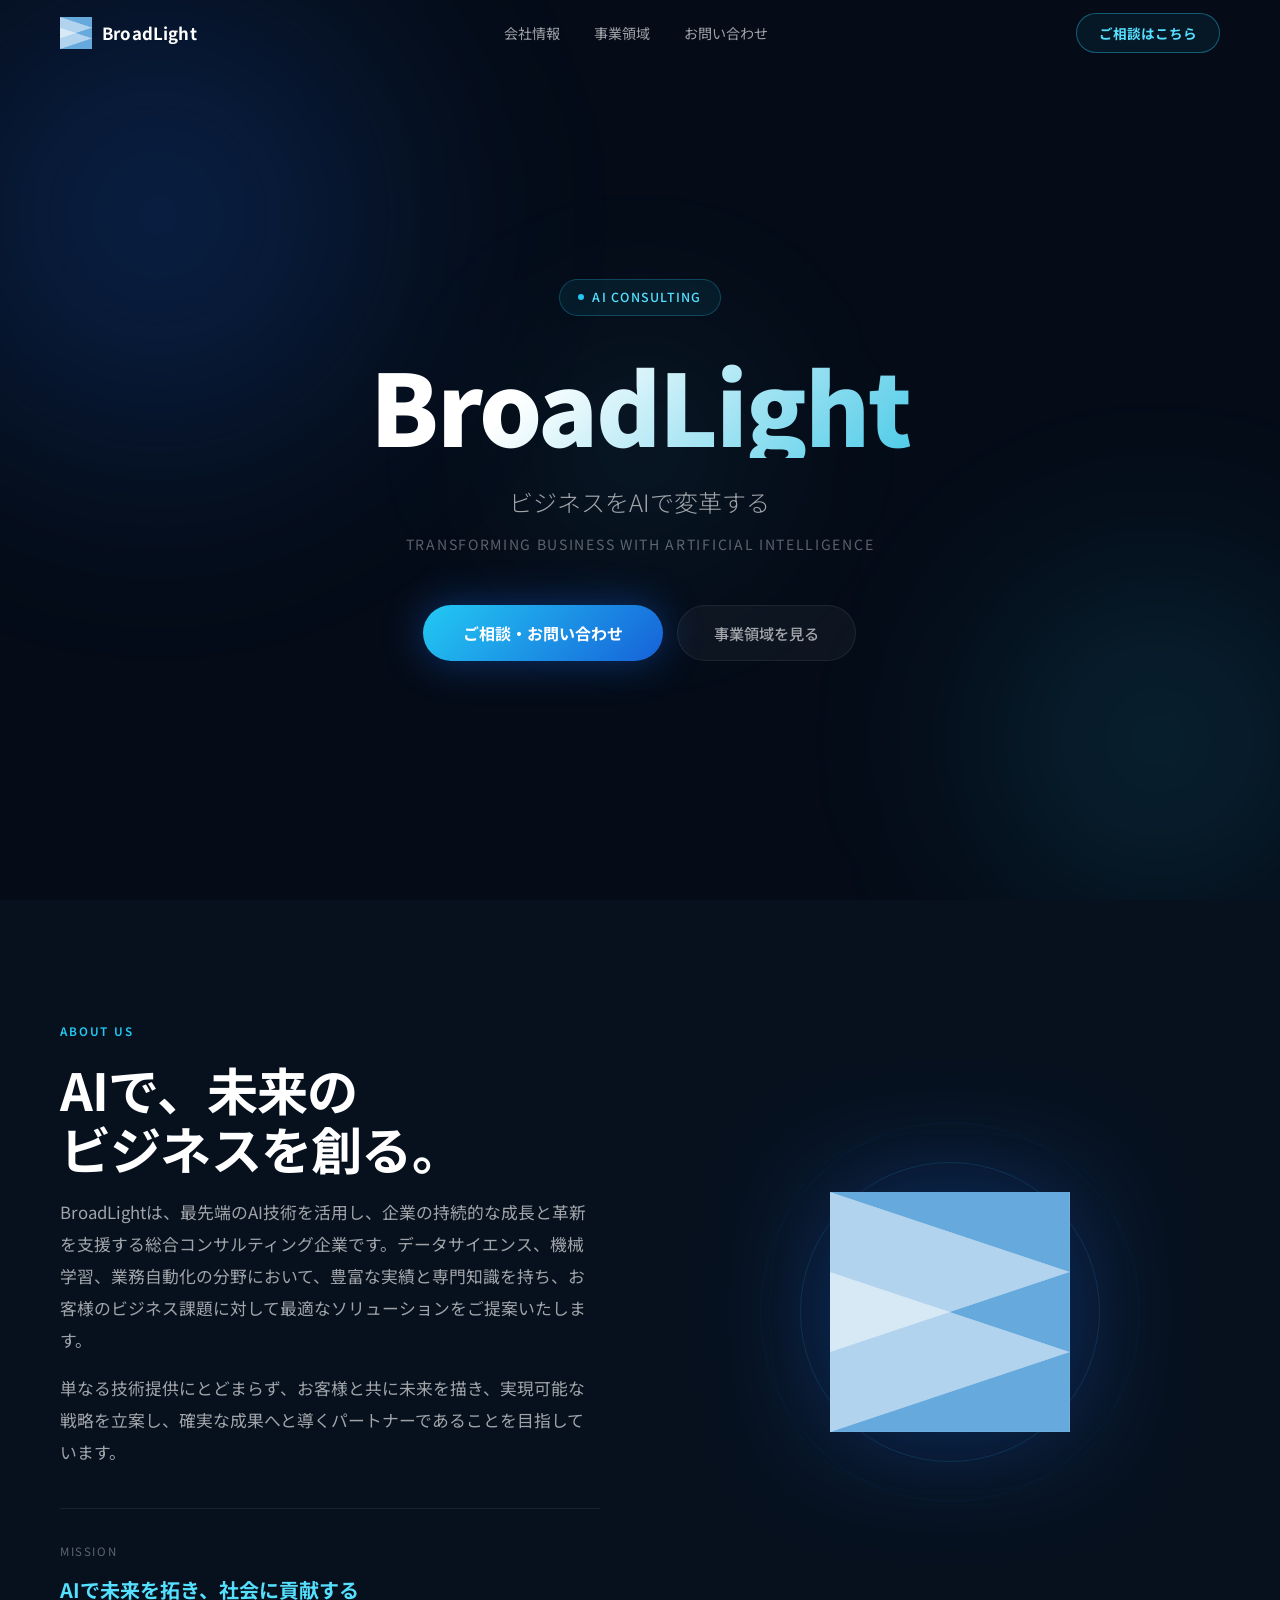
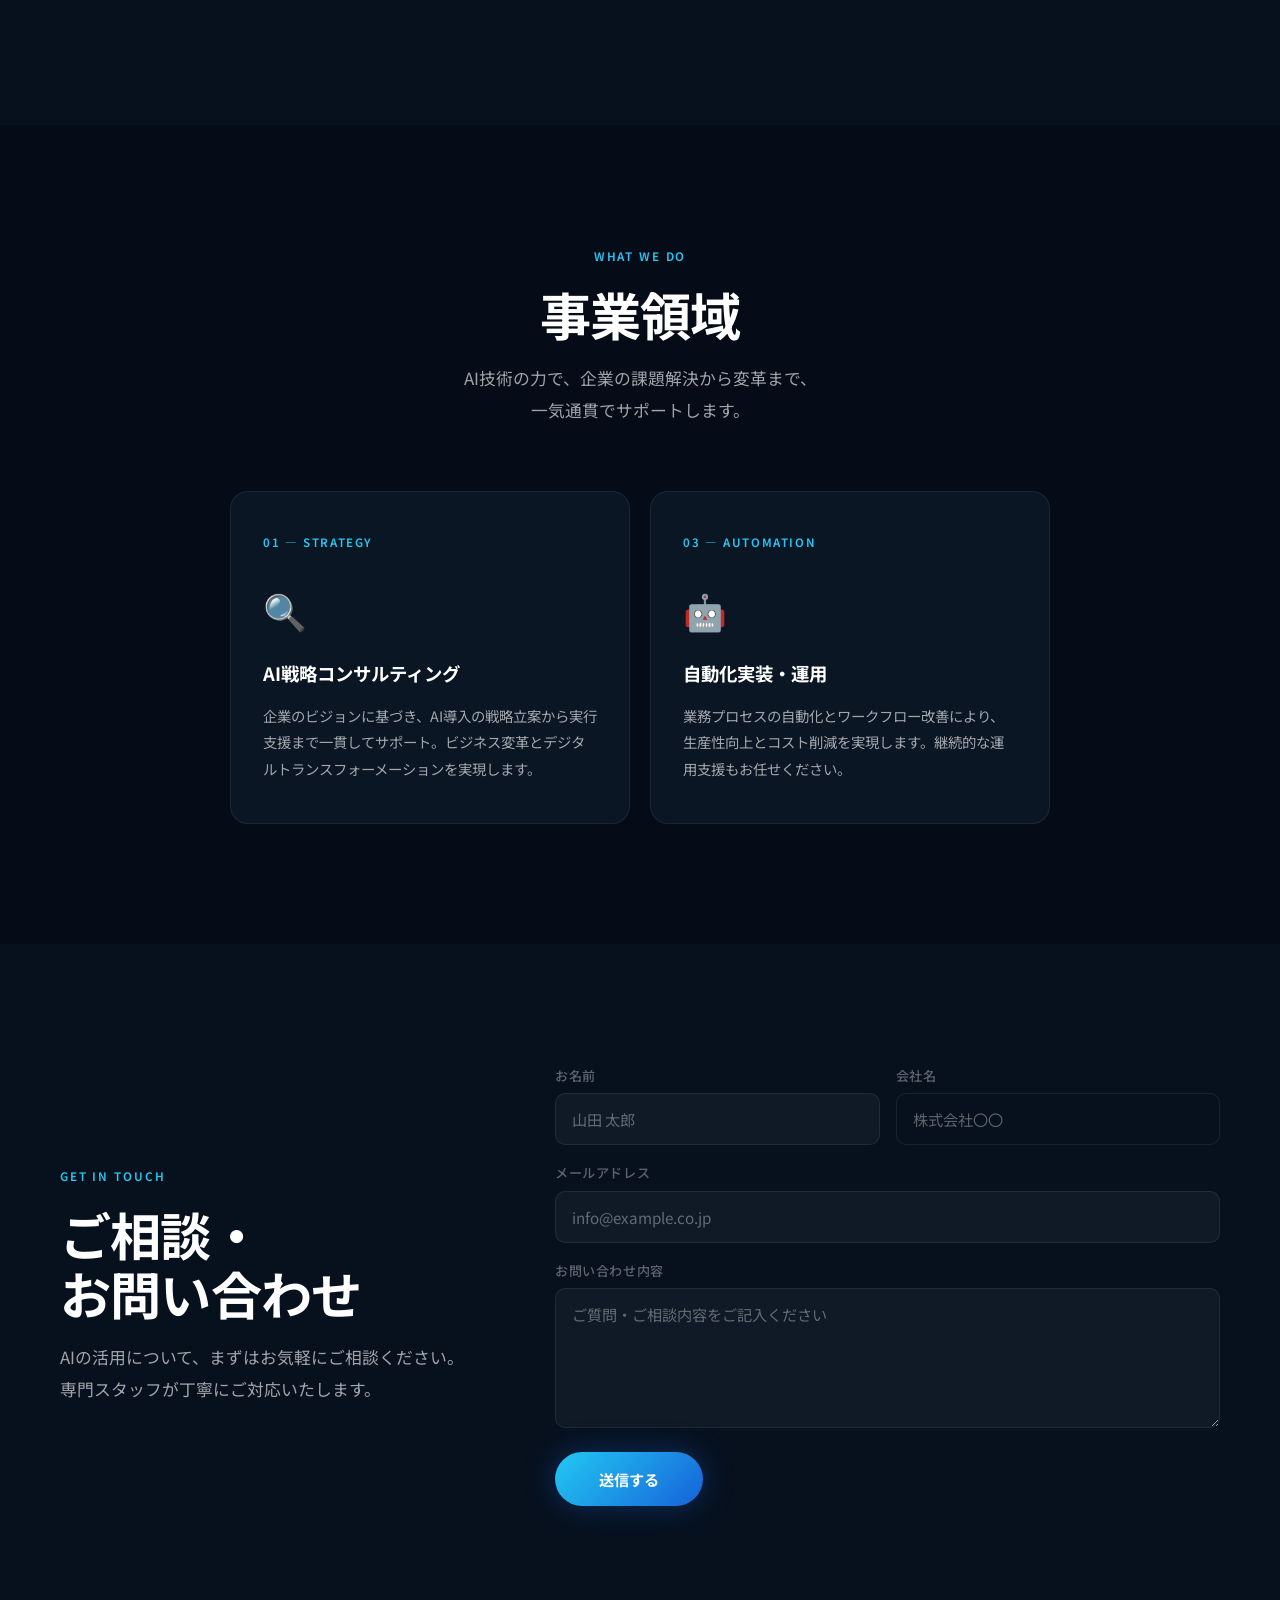
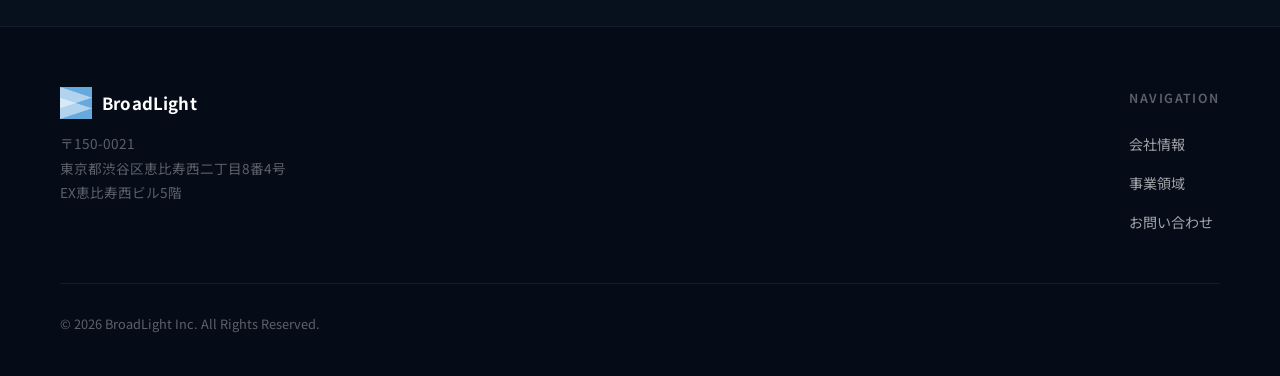
<file: index.html>
<!DOCTYPE html>
<html lang="ja">
<head>
  <meta charset="UTF-8">
  <meta name="viewport" content="width=device-width, initial-scale=1.0">
  <title>BroadLight — ビジネスをAIで変革する</title>
  <meta name="description" content="BroadLightは、AI戦略コンサルティング・データサイエンス・業務自動化を通じて、企業の持続的な成長と革新を支援する総合コンサルティング企業です。">
  <link rel="preconnect" href="https://fonts.googleapis.com">
  <link rel="stylesheet" href="https://fonts.googleapis.com/css2?family=Noto+Sans+JP:wght@300;400;500;700;900&display=swap">
  <style>
    /* ── Reset & Base ───────────────────────────────────────── */
    *, *::before, *::after { box-sizing: border-box; margin: 0; padding: 0; }
    :root {
      --bg:        #050C18;
      --bg2:       #07111E;
      --card:      #0B1624;
      --blue:      #1662D9;
      --cyan:      #23C9F3;
      --cyan-l:    #56E0FF;
      --text:      #FFFFFF;
      --text2:     rgba(255,255,255,0.62);
      --text3:     rgba(255,255,255,0.35);
      --border:    rgba(255,255,255,0.07);
      --border-h:  rgba(35,201,243,0.35);
      --max:       1160px;
      --r:         18px;
    }
    html { scroll-behavior: smooth; scroll-padding-top: 72px; }
    body {
      font-family: 'Noto Sans JP', -apple-system, BlinkMacSystemFont, 'Hiragino Sans', 'Hiragino Kaku Gothic ProN', Meiryo, sans-serif;
      background: var(--bg); color: var(--text);
      line-height: 1.8; overflow-x: hidden;
      -webkit-font-smoothing: antialiased;
    }
    a { color: inherit; text-decoration: none; }
    img { max-width: 100%; }

    /* ── Scroll reveal ──────────────────────────────────────── */
    .reveal {
      opacity: 0; transform: translateY(36px);
      transition: opacity 0.8s cubic-bezier(.16,1,.3,1), transform 0.8s cubic-bezier(.16,1,.3,1);
    }
    .reveal.in { opacity: 1; transform: translateY(0); }
    .reveal-d1 { transition-delay: 0.1s; }
    .reveal-d2 { transition-delay: 0.2s; }
    .reveal-d3 { transition-delay: 0.3s; }

    /* ── Header ─────────────────────────────────────────────── */
    #header {
      position: fixed; top: 0; left: 0; right: 0; z-index: 100;
      height: 68px;
      display: flex; align-items: center;
      padding: 0 40px;
      transition: background 0.4s ease, backdrop-filter 0.4s ease, border-color 0.4s ease;
      border-bottom: 1px solid transparent;
    }
    #header.scrolled {
      background: rgba(5,12,24,0.82);
      backdrop-filter: blur(20px) saturate(1.5);
      -webkit-backdrop-filter: blur(20px) saturate(1.5);
      border-bottom-color: var(--border);
    }
    .hd-inner { width: 100%; max-width: var(--max); margin: 0 auto; display: flex; align-items: center; }
    .logo { display: flex; align-items: center; gap: 10px; font-weight: 700; font-size: 1.05rem; letter-spacing: 0.01em; }
    .logo img { width: 32px; height: 32px; object-fit: contain; }
    .nav { display: flex; gap: 2px; margin: 0 auto; }
    .nav a {
      color: var(--text2); font-size: 0.88rem; font-weight: 400;
      padding: 8px 16px; border-radius: 8px;
      transition: color 0.2s, background 0.2s;
    }
    .nav a:hover { color: var(--text); background: rgba(255,255,255,0.05); }
    .nav a.active { color: var(--cyan-l); }
    .hd-cta {
      padding: 9px 22px; font-size: 0.85rem; font-weight: 700;
      border: 1px solid rgba(35,201,243,0.4); border-radius: 50px;
      color: var(--cyan-l); cursor: pointer; background: rgba(35,201,243,0.06);
      transition: all 0.25s ease; white-space: nowrap; font-family: inherit;
    }
    .hd-cta:hover { background: rgba(35,201,243,0.14); border-color: var(--cyan-l); }

    /* ── Hero ───────────────────────────────────────────────── */
    #hero {
      min-height: 100vh; display: flex; align-items: center; justify-content: center;
      text-align: center; position: relative; overflow: hidden;
      padding: 120px 24px 80px;
    }
    .hero-orb {
      position: absolute; pointer-events: none;
      border-radius: 50%; filter: blur(80px); animation: drift 14s ease-in-out infinite alternate;
    }
    .orb1 { width: 700px; height: 700px; top: -15%; left: -15%; background: radial-gradient(circle, rgba(22,98,217,0.28) 0%, transparent 70%); }
    .orb2 { width: 500px; height: 500px; bottom: -10%; right: -10%; background: radial-gradient(circle, rgba(35,201,243,0.16) 0%, transparent 70%); animation-delay: -5s; }
    .orb3 { width: 350px; height: 350px; top: 30%; left: 50%; transform: translateX(-50%); background: radial-gradient(circle, rgba(86,224,255,0.09) 0%, transparent 70%); animation-delay: -9s; }
    @keyframes drift {
      0%   { transform: translate(0, 0) scale(1); }
      100% { transform: translate(40px, 30px) scale(1.1); }
    }
    .hero-content { position: relative; z-index: 2; max-width: 860px; }
    .hero-eyebrow {
      display: inline-flex; align-items: center; gap: 8px;
      background: rgba(35,201,243,0.08); border: 1px solid rgba(35,201,243,0.25);
      border-radius: 50px; padding: 6px 18px;
      font-size: 0.78rem; font-weight: 500; letter-spacing: 0.1em;
      color: var(--cyan-l); text-transform: uppercase; margin-bottom: 2.2rem;
    }
    .hero-eyebrow span { width: 6px; height: 6px; border-radius: 50%; background: var(--cyan); display: inline-block; animation: blink 2s ease-in-out infinite; }
    @keyframes blink { 0%,100%{opacity:1}50%{opacity:0.3} }
    .hero-title {
      font-size: clamp(3.2rem, 8vw, 6.2rem);
      font-weight: 900; line-height: 1.08; letter-spacing: -0.02em;
      margin-bottom: 1.4rem;
      background: linear-gradient(135deg, #fff 30%, rgba(86,224,255,0.9) 100%);
      -webkit-background-clip: text; -webkit-text-fill-color: transparent;
      background-clip: text;
    }
    .hero-sub-jp { font-size: clamp(1.1rem, 2.5vw, 1.5rem); font-weight: 300; color: var(--text2); margin-bottom: 0.5rem; }
    .hero-sub-en { font-size: 0.88rem; letter-spacing: 0.12em; text-transform: uppercase; color: var(--text3); margin-bottom: 3rem; }
    .hero-btns { display: flex; gap: 14px; justify-content: center; flex-wrap: wrap; }
    .btn-primary {
      padding: 16px 40px; font-size: 1rem; font-weight: 700;
      background: linear-gradient(135deg, #23C9F3 0%, #1662D9 100%);
      color: #fff; border: none; border-radius: 50px; cursor: pointer;
      font-family: inherit; box-shadow: 0 0 40px rgba(22,98,217,0.45);
      transition: all 0.3s ease; position: relative; overflow: hidden;
    }
    .btn-primary::after { content:''; position:absolute; inset:0; background:linear-gradient(135deg,rgba(255,255,255,0.12),transparent); opacity:0; transition:opacity 0.3s; }
    .btn-primary:hover { transform: translateY(-2px); box-shadow: 0 0 60px rgba(35,201,243,0.5); }
    .btn-primary:hover::after { opacity: 1; }
    .btn-ghost {
      padding: 15px 36px; font-size: 0.95rem; font-weight: 500;
      background: rgba(255,255,255,0.04); border: 1px solid var(--border);
      color: var(--text2); border-radius: 50px; cursor: pointer; font-family: inherit;
      transition: all 0.3s ease;
    }
    .btn-ghost:hover { background: rgba(255,255,255,0.08); border-color: rgba(255,255,255,0.2); color: var(--text); }

    /* ── Section shared ─────────────────────────────────────── */
    section { padding: 120px 24px; }
    .container { max-width: var(--max); margin: 0 auto; }
    .eyebrow {
      font-size: 0.73rem; font-weight: 600; letter-spacing: 0.16em;
      text-transform: uppercase; color: var(--cyan);
      margin-bottom: 1.2rem; display: block;
    }
    .section-title {
      font-size: clamp(2rem, 4.5vw, 3.2rem); font-weight: 700;
      line-height: 1.15; letter-spacing: -0.015em; color: var(--text);
      margin-bottom: 1.2rem;
    }
    .section-body {
      font-size: 1.05rem; color: var(--text2); line-height: 1.9;
      max-width: 640px;
    }

    /* ── Company ────────────────────────────────────────────── */
    #company { background: var(--bg2); }
    .company-grid { display: grid; grid-template-columns: 1fr 1fr; gap: 80px; align-items: center; }
    .mission-block {
      margin-top: 2.5rem; padding-top: 2rem;
      border-top: 1px solid var(--border);
    }
    .mission-label { font-size: 0.72rem; letter-spacing: 0.14em; text-transform: uppercase; color: var(--text3); margin-bottom: 0.8rem; display: block; }
    .mission-text { font-size: 1.25rem; font-weight: 700; color: var(--cyan-l); line-height: 1.5; }
    .company-visual {
      position: relative; display: flex; align-items: center; justify-content: center;
    }
    .logo-display {
      width: 240px; height: 240px; object-fit: contain;
      filter: drop-shadow(0 0 60px rgba(22,98,217,0.4));
      animation: float 7s ease-in-out infinite;
    }
    @keyframes float { 0%,100%{transform:translateY(0)} 50%{transform:translateY(-16px)} }
    .glow-ring {
      position: absolute; width: 300px; height: 300px; border-radius: 50%;
      border: 1px solid rgba(35,201,243,0.15);
      animation: pulse-ring 4s ease-in-out infinite;
    }
    .glow-ring:nth-child(2) { width: 380px; height: 380px; animation-delay: 1s; border-color: rgba(22,98,217,0.08); }
    @keyframes pulse-ring { 0%,100%{transform:scale(1);opacity:1} 50%{transform:scale(1.04);opacity:0.5} }

    /* ── Services ───────────────────────────────────────────── */
    #services { background: var(--bg); }
    .services-head { text-align: center; margin-bottom: 64px; }
    .services-head .section-body { margin: 0 auto; text-align: center; }
    .services-grid { display: grid; grid-template-columns: repeat(2, 1fr); gap: 20px; max-width: 820px; margin: 0 auto; }
    .service-card {
      background: var(--card); border: 1px solid var(--border);
      border-radius: var(--r); padding: 40px 32px;
      transition: border-color 0.35s ease, transform 0.35s ease, box-shadow 0.35s ease;
      cursor: default; position: relative; overflow: hidden;
    }
    .service-card::before {
      content: ''; position: absolute; top: 0; left: 0; right: 0; height: 1px;
      background: linear-gradient(90deg, transparent, var(--cyan), transparent);
      opacity: 0; transition: opacity 0.35s ease;
    }
    .service-card:hover { border-color: var(--border-h); transform: translateY(-6px); box-shadow: 0 24px 60px rgba(22,98,217,0.15); }
    .service-card:hover::before { opacity: 1; }
    .svc-num { font-size: 0.72rem; font-weight: 600; letter-spacing: 0.14em; color: var(--cyan); margin-bottom: 1.6rem; display: block; }
    .svc-icon { font-size: 2.2rem; margin-bottom: 1.2rem; display: block; }
    .svc-title { font-size: 1.15rem; font-weight: 700; color: var(--text); margin-bottom: 1rem; line-height: 1.4; }
    .svc-body { font-size: 0.9rem; color: var(--text2); line-height: 1.85; }

    /* ── Contact ────────────────────────────────────────────── */
    #contact { background: var(--bg2); }
    .contact-wrap { display: grid; grid-template-columns: 1fr 1.6fr; gap: 80px; align-items: center; }
    form { display: flex; flex-direction: column; gap: 16px; }
    .form-row { display: grid; grid-template-columns: 1fr 1fr; gap: 16px; }
    .form-group { display: flex; flex-direction: column; gap: 6px; }
    label { font-size: 0.82rem; color: var(--text3); font-weight: 500; letter-spacing: 0.04em; }
    input, textarea {
      background: rgba(255,255,255,0.04); border: 1px solid var(--border);
      border-radius: 10px; padding: 14px 16px; color: var(--text);
      font-size: 0.95rem; font-family: inherit; outline: none;
      transition: border-color 0.25s ease, background 0.25s ease;
    }
    input::placeholder, textarea::placeholder { color: var(--text3); }
    input:focus, textarea:focus { border-color: rgba(35,201,243,0.5); background: rgba(35,201,243,0.04); }
    textarea { min-height: 140px; resize: vertical; }
    .submit-btn {
      align-self: flex-start; margin-top: 8px;
      padding: 16px 44px; font-size: 0.95rem; font-weight: 700;
      background: linear-gradient(135deg, #23C9F3 0%, #1662D9 100%);
      color: #fff; border: none; border-radius: 50px; cursor: pointer;
      font-family: inherit; box-shadow: 0 0 30px rgba(22,98,217,0.35);
      transition: all 0.3s ease;
    }
    .submit-btn:hover { transform: translateY(-2px); box-shadow: 0 0 50px rgba(35,201,243,0.45); }
    .success-msg {
      display: none; padding: 20px 24px;
      background: rgba(35,201,243,0.08); border: 1px solid rgba(35,201,243,0.25);
      border-radius: 12px; color: var(--cyan-l); font-size: 0.95rem; font-weight: 500;
    }

    /* ── Footer ─────────────────────────────────────────────── */
    footer {
      background: var(--bg); border-top: 1px solid var(--border);
      padding: 60px 24px 40px;
    }
    .ft-inner { max-width: var(--max); margin: 0 auto; }
    .ft-top { display: flex; align-items: flex-start; justify-content: space-between; gap: 40px; margin-bottom: 48px; flex-wrap: wrap; }
    .ft-brand .logo { margin-bottom: 12px; }
    .ft-brand p { font-size: 0.85rem; color: var(--text3); line-height: 1.8; max-width: 260px; }
    .ft-cols { display: flex; gap: 60px; }
    .ft-col h4 { font-size: 0.78rem; font-weight: 600; color: var(--text3); letter-spacing: 0.12em; text-transform: uppercase; margin-bottom: 1.2rem; }
    .ft-col ul { list-style: none; display: flex; flex-direction: column; gap: 10px; }
    .ft-col a { font-size: 0.88rem; color: var(--text2); transition: color 0.2s; }
    .ft-col a:hover { color: var(--text); }
    .ft-bottom { display: flex; align-items: center; justify-content: space-between; padding-top: 28px; border-top: 1px solid var(--border); flex-wrap: wrap; gap: 12px; }
    .ft-bottom p { font-size: 0.8rem; color: var(--text3); }
    .social-row { display: flex; gap: 10px; }
    .social-btn {
      width: 34px; height: 34px; border-radius: 50%;
      background: rgba(255,255,255,0.06); border: 1px solid var(--border);
      display: inline-flex; align-items: center; justify-content: center;
      font-size: 0.78rem; color: var(--text2); font-weight: 700;
      transition: all 0.25s ease; cursor: pointer;
    }
    .social-btn:hover { background: rgba(35,201,243,0.12); border-color: var(--border-h); color: var(--cyan-l); }

    /* ── Responsive ─────────────────────────────────────────── */
    @media (max-width: 900px) {
      #header { padding: 0 20px; }
      .nav { display: none; }
      section { padding: 80px 20px; }
      .company-grid, .contact-wrap { grid-template-columns: 1fr; gap: 48px; }
      .company-visual { order: -1; }
      .logo-display { width: 160px; height: 160px; }
      .services-grid { grid-template-columns: 1fr; }
      .form-row { grid-template-columns: 1fr; }
      .ft-top { flex-direction: column; }
      .ft-cols { gap: 32px; flex-wrap: wrap; }
    }
    @media (max-width: 600px) {
      .hero-btns { flex-direction: column; align-items: center; }
      .btn-primary, .btn-ghost { width: 100%; max-width: 300px; text-align: center; }
    }
  </style>
</head>
<body>

<!-- ── Header ── -->
<header id="header">
  <div class="hd-inner">
    <a href="#" class="logo">
      <img src="assets/BL_logo.png" alt="BroadLight">
      <span>BroadLight</span>
    </a>
    <nav class="nav">
      <a href="#company" data-sec="company">会社情報</a>
      <a href="#services" data-sec="services">事業領域</a>
      <a href="#contact" data-sec="contact">お問い合わせ</a>
    </nav>
    <button class="hd-cta" onclick="document.getElementById('contact').scrollIntoView({behavior:'smooth',block:'start'})">
      ご相談はこちら
    </button>
  </div>
</header>

<!-- ── Hero ── -->
<section id="hero">
  <div class="hero-orb orb1"></div>
  <div class="hero-orb orb2"></div>
  <div class="hero-orb orb3"></div>
  <div class="hero-content">
    <div class="hero-eyebrow reveal"><span></span>AI Consulting</div>
    <h1 class="hero-title reveal reveal-d1">BroadLight</h1>
    <p class="hero-sub-jp reveal reveal-d2">ビジネスをAIで変革する</p>
    <p class="hero-sub-en reveal reveal-d2">Transforming Business with Artificial Intelligence</p>
    <div class="hero-btns reveal reveal-d3">
      <button class="btn-primary" onclick="document.getElementById('contact').scrollIntoView({behavior:'smooth',block:'start'})">ご相談・お問い合わせ</button>
      <button class="btn-ghost" onclick="document.getElementById('services').scrollIntoView({behavior:'smooth',block:'start'})">事業領域を見る</button>
    </div>
  </div>
</section>

<!-- ── Company ── -->
<section id="company">
  <div class="container">
    <div class="company-grid">
      <div>
        <span class="eyebrow reveal">About Us</span>
        <h2 class="section-title reveal reveal-d1">AIで、未来の<br>ビジネスを創る。</h2>
        <p class="section-body reveal reveal-d2">
          BroadLightは、最先端のAI技術を活用し、企業の持続的な成長と革新を支援する総合コンサルティング企業です。データサイエンス、機械学習、業務自動化の分野において、豊富な実績と専門知識を持ち、お客様のビジネス課題に対して最適なソリューションをご提案いたします。
        </p>
        <p class="section-body reveal reveal-d2" style="margin-top:1rem;">
          単なる技術提供にとどまらず、お客様と共に未来を描き、実現可能な戦略を立案し、確実な成果へと導くパートナーであることを目指しています。
        </p>
        <div class="mission-block reveal reveal-d3">
          <span class="mission-label">Mission</span>
          <div class="mission-text">AIで未来を拓き、社会に貢献する</div>
        </div>
      </div>
      <div class="company-visual reveal reveal-d2">
        <div class="glow-ring"></div>
        <div class="glow-ring"></div>
        <img src="assets/BL_logo.png" alt="BroadLight" class="logo-display">
      </div>
    </div>
  </div>
</section>

<!-- ── Services ── -->
<section id="services">
  <div class="container">
    <div class="services-head">
      <span class="eyebrow reveal">What We Do</span>
      <h2 class="section-title reveal reveal-d1">事業領域</h2>
      <p class="section-body reveal reveal-d2">AI技術の力で、企業の課題解決から変革まで、<br>一気通貫でサポートします。</p>
    </div>
    <div class="services-grid">
      <div class="service-card reveal">
        <span class="svc-num">01 — STRATEGY</span>
        <span class="svc-icon">🔍</span>
        <div class="svc-title">AI戦略コンサルティング</div>
        <p class="svc-body">企業のビジョンに基づき、AI導入の戦略立案から実行支援まで一貫してサポート。ビジネス変革とデジタルトランスフォーメーションを実現します。</p>
      </div>
<div class="service-card reveal reveal-d2">
        <span class="svc-num">03 — AUTOMATION</span>
        <span class="svc-icon">🤖</span>
        <div class="svc-title">自動化実装・運用</div>
        <p class="svc-body">業務プロセスの自動化とワークフロー改善により、生産性向上とコスト削減を実現します。継続的な運用支援もお任せください。</p>
      </div>
    </div>
  </div>
</section>

<!-- ── Contact ── -->
<section id="contact">
  <div class="container">
    <div class="contact-wrap">
      <div>
        <span class="eyebrow reveal">Get in Touch</span>
        <h2 class="section-title reveal reveal-d1">ご相談・<br>お問い合わせ</h2>
        <p class="section-body reveal reveal-d2">AIの活用について、まずはお気軽にご相談ください。専門スタッフが丁寧にご対応いたします。</p>
      </div>
      <div class="reveal reveal-d1">
        <form id="contact-form" onsubmit="handleSubmit(event)">
          <div class="form-row">
            <div class="form-group">
              <label for="name">お名前</label>
              <input id="name" name="お名前" type="text" placeholder="山田 太郎" required>
            </div>
            <div class="form-group">
              <label for="company">会社名</label>
              <input id="company" name="会社名" type="text" placeholder="株式会社〇〇" required>
            </div>
          </div>
          <div class="form-group">
            <label for="email">メールアドレス</label>
            <input id="email" name="email" type="email" placeholder="info@example.co.jp" required>
          </div>
          <div class="form-group">
            <label for="message">お問い合わせ内容</label>
            <textarea id="message" name="お問い合わせ内容" placeholder="ご質問・ご相談内容をご記入ください" required></textarea>
          </div>
          <button type="submit" class="submit-btn">送信する</button>
        </form>
        <div class="success-msg" id="success-msg">
          ✓ &nbsp;送信完了しました。内容を確認の上、担当者よりご連絡いたします。
        </div>
      </div>
    </div>
  </div>
</section>

<!-- ── Footer ── -->
<footer>
  <div class="ft-inner">
    <div class="ft-top">
      <div class="ft-brand">
        <a href="#" class="logo">
          <img src="assets/BL_logo.png" alt="BroadLight">
          <span>BroadLight</span>
        </a>
        <p>〒150-0021<br>東京都渋谷区恵比寿西二丁目8番4号<br>EX恵比寿西ビル5階</p>
      </div>
      <div class="ft-cols">
        <div class="ft-col">
          <h4>Navigation</h4>
          <ul>
            <li><a href="#company">会社情報</a></li>
            <li><a href="#services">事業領域</a></li>
            <li><a href="#contact">お問い合わせ</a></li>
          </ul>
        </div>
      </div>
    </div>
    <div class="ft-bottom">
      <p>© 2026 BroadLight Inc. All Rights Reserved.</p>
    </div>
  </div>
</footer>

<script>
  // ── Scroll-aware header ──
  const header = document.getElementById('header');
  window.addEventListener('scroll', () => {
    header.classList.toggle('scrolled', window.scrollY > 40);
  }, { passive: true });

  // ── Active nav link ──
  const sections = ['company', 'services', 'contact'];
  const navLinks = document.querySelectorAll('.nav a[data-sec]');
  const updateNav = () => {
    const y = window.scrollY + 120;
    let active = '';
    sections.forEach(id => {
      const el = document.getElementById(id);
      if (el && el.offsetTop <= y) active = id;
    });
    navLinks.forEach(a => a.classList.toggle('active', a.dataset.sec === active));
  };
  window.addEventListener('scroll', updateNav, { passive: true });

  // ── Scroll reveal ──
  const revealEls = document.querySelectorAll('.reveal');
  const observer = new IntersectionObserver((entries) => {
    entries.forEach(e => {
      if (e.isIntersecting) {
        e.target.classList.add('in');
        observer.unobserve(e.target);
      }
    });
  }, { threshold: 0, rootMargin: '0px 0px -40px 0px' });

  requestAnimationFrame(() => requestAnimationFrame(() => {
    revealEls.forEach(el => {
      const r = el.getBoundingClientRect();
      if (r.top < window.innerHeight + 50) {
        el.classList.add('in');
      } else {
        observer.observe(el);
      }
    });
  }));

  // ── Form submit ──
  async function handleSubmit(e) {
    e.preventDefault();
    const form = document.getElementById('contact-form');
    const msg = document.getElementById('success-msg');
    const btn = form.querySelector('.submit-btn');

    btn.disabled = true;
    btn.textContent = '送信中...';

    try {
      const res = await fetch('https://formspree.io/f/xnjlbyre', {
        method: 'POST',
        headers: { 'Accept': 'application/json' },
        body: new FormData(form),
      });

      if (res.ok) {
        form.style.display = 'none';
        msg.style.display = 'block';
        setTimeout(() => {
          form.style.display = 'flex';
          msg.style.display = 'none';
          form.reset();
        }, 5000);
      } else {
        btn.textContent = '送信に失敗しました。再度お試しください。';
        btn.disabled = false;
      }
    } catch {
      btn.textContent = '送信に失敗しました。再度お試しください。';
      btn.disabled = false;
    }
  }
</script>
</body>
</html>
</file>
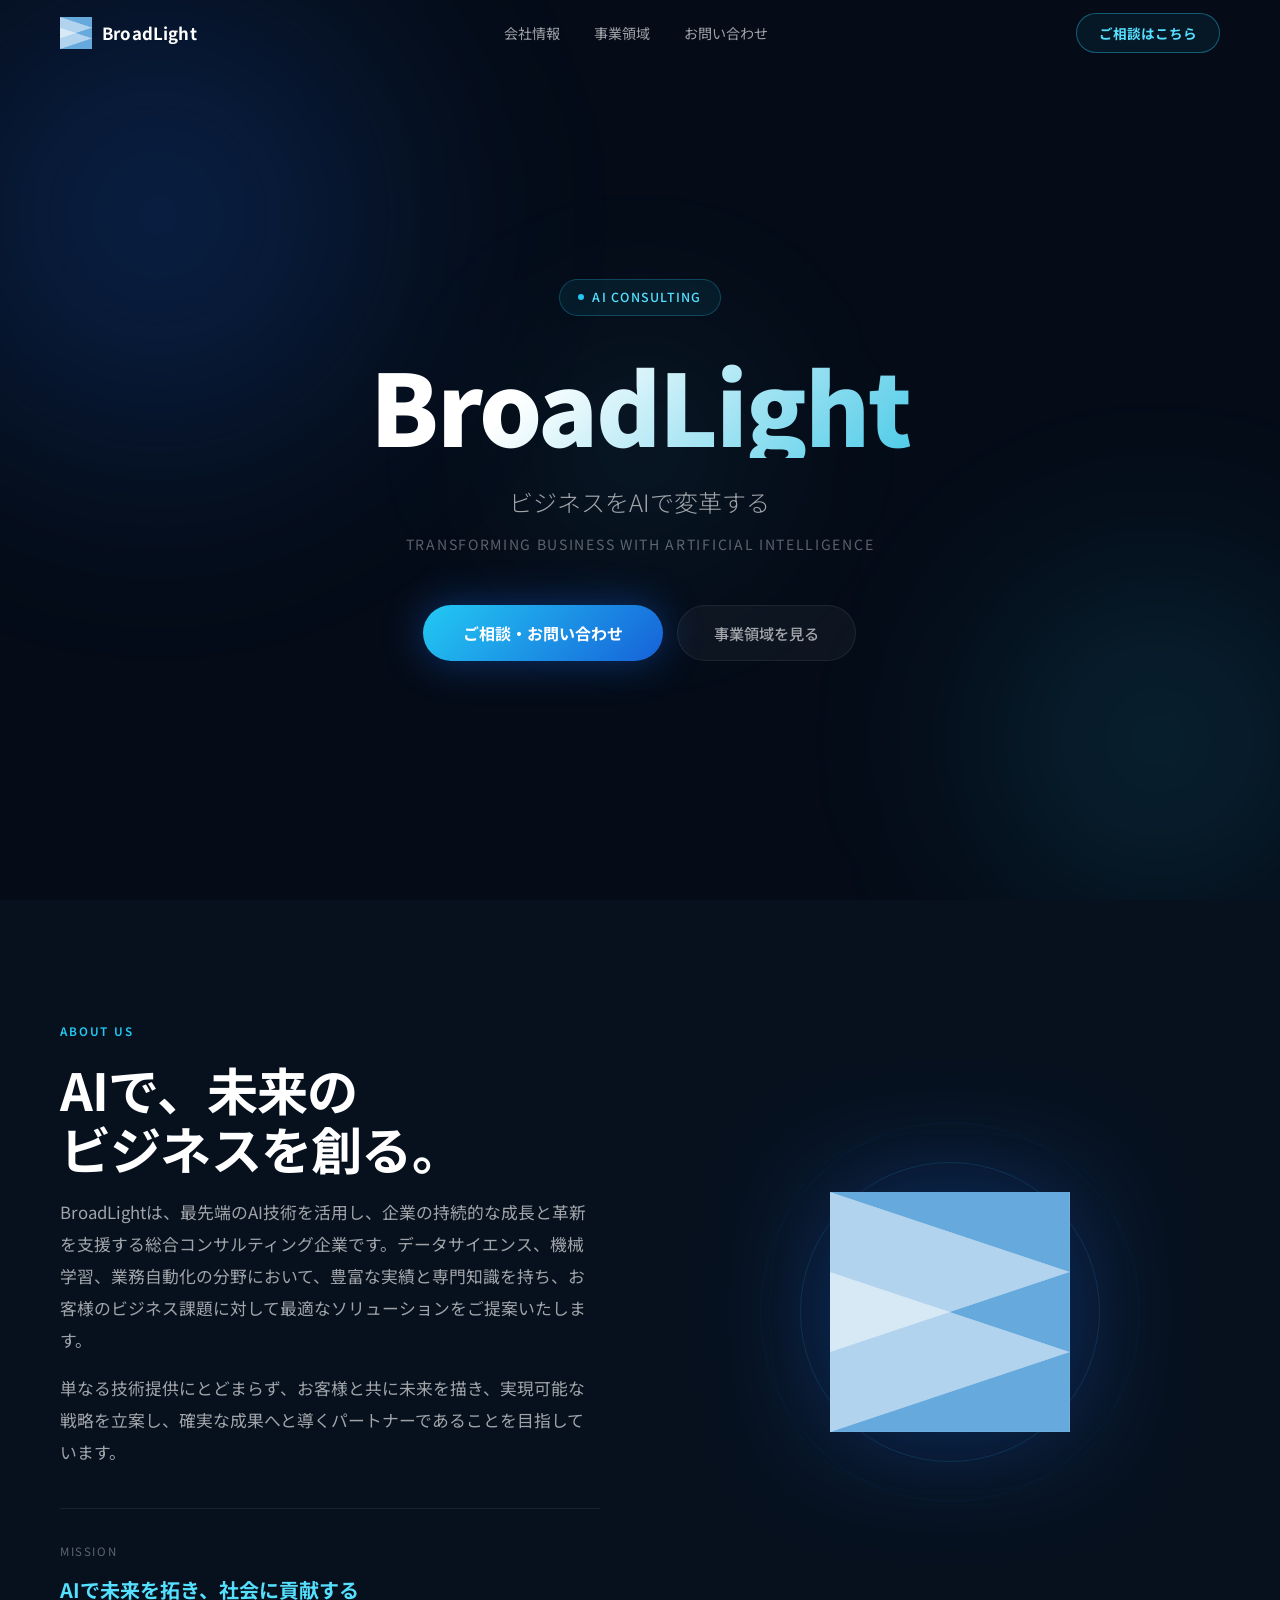
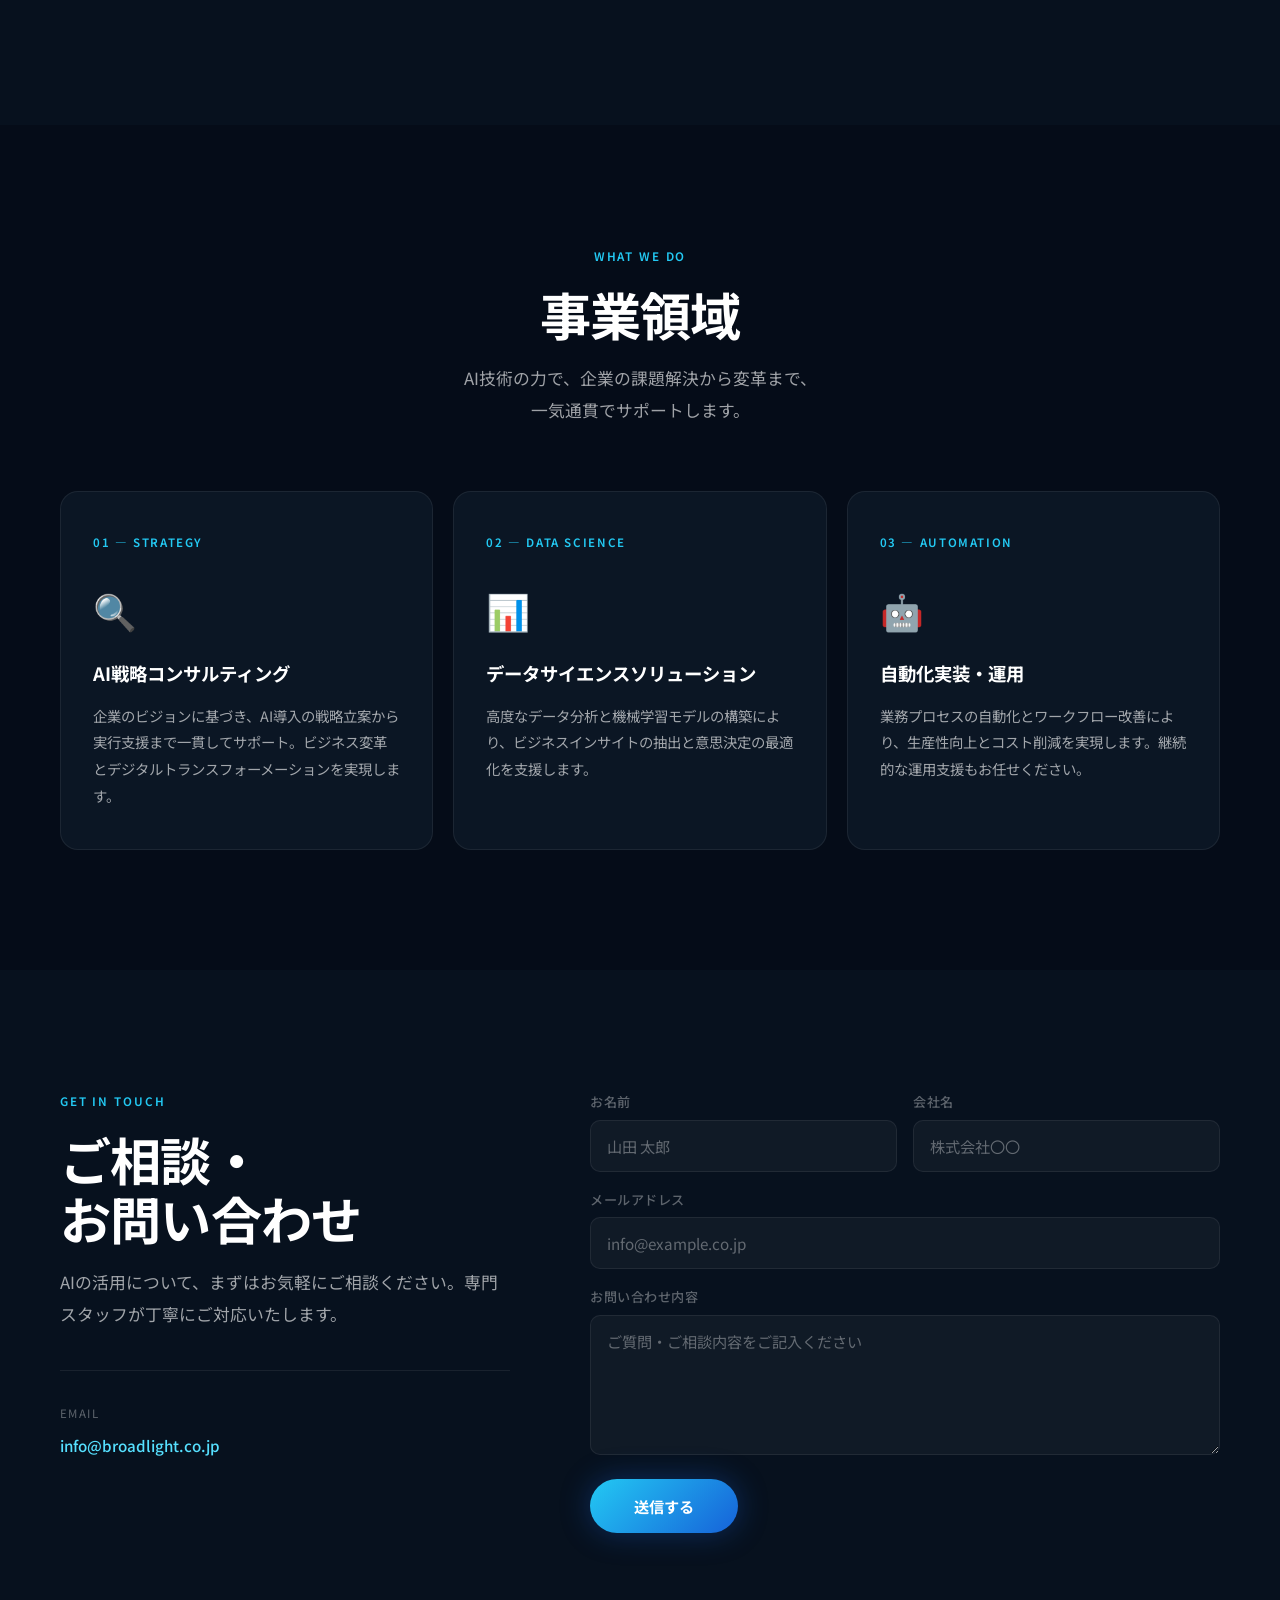
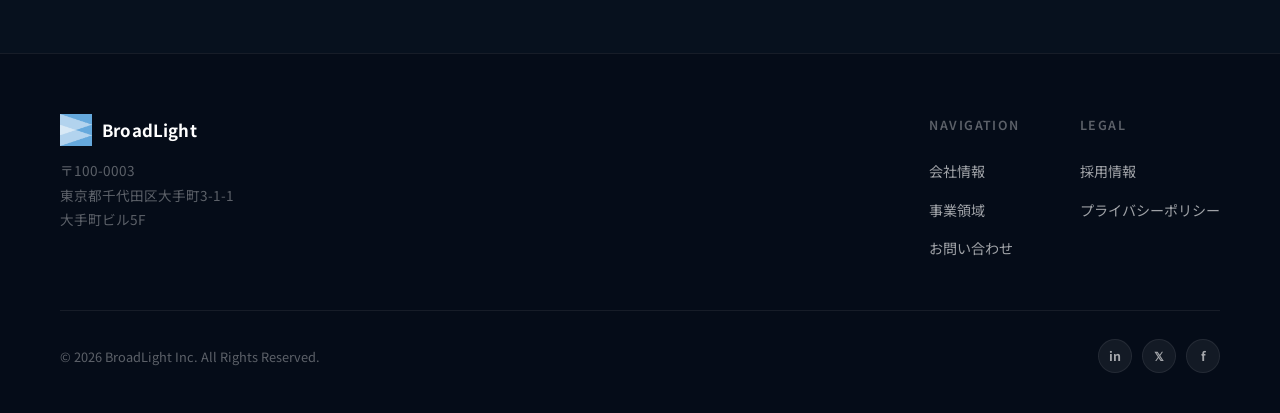
<file: project/BroadLight Website.html>
<!DOCTYPE html>
<html lang="ja">
<head>
  <meta charset="UTF-8">
  <meta name="viewport" content="width=device-width, initial-scale=1.0">
  <title>BroadLight — ビジネスをAIで変革する</title>
  <link rel="preconnect" href="https://fonts.googleapis.com">
  <link rel="stylesheet" href="https://fonts.googleapis.com/css2?family=Noto+Sans+JP:wght@300;400;500;700;900&display=swap">
  <style>
    /* ── Reset & Base ───────────────────────────────────────── */
    *, *::before, *::after { box-sizing: border-box; margin: 0; padding: 0; }
    :root {
      --bg:        #050C18;
      --bg2:       #07111E;
      --card:      #0B1624;
      --blue:      #1662D9;
      --cyan:      #23C9F3;
      --cyan-l:    #56E0FF;
      --text:      #FFFFFF;
      --text2:     rgba(255,255,255,0.62);
      --text3:     rgba(255,255,255,0.35);
      --border:    rgba(255,255,255,0.07);
      --border-h:  rgba(35,201,243,0.35);
      --max:       1160px;
      --r:         18px;
    }
    html { scroll-behavior: smooth; scroll-padding-top: 72px; }
    body {
      font-family: 'Noto Sans JP', -apple-system, BlinkMacSystemFont, 'Hiragino Sans', Meiryo, sans-serif;
      background: var(--bg); color: var(--text);
      line-height: 1.8; overflow-x: hidden;
      -webkit-font-smoothing: antialiased;
    }
    a { color: inherit; text-decoration: none; }
    img { max-width: 100%; }

    /* ── Scroll reveal ──────────────────────────────────────── */
    .reveal {
      opacity: 0; transform: translateY(36px);
      transition: opacity 0.8s cubic-bezier(.16,1,.3,1), transform 0.8s cubic-bezier(.16,1,.3,1);
    }
    .reveal.in { opacity: 1; transform: translateY(0); }
    .reveal-d1 { transition-delay: 0.1s; }
    .reveal-d2 { transition-delay: 0.2s; }
    .reveal-d3 { transition-delay: 0.3s; }

    /* ── Header ─────────────────────────────────────────────── */
    #header {
      position: fixed; top: 0; left: 0; right: 0; z-index: 100;
      height: 68px;
      display: flex; align-items: center;
      padding: 0 40px;
      transition: background 0.4s ease, backdrop-filter 0.4s ease, border-color 0.4s ease;
      border-bottom: 1px solid transparent;
    }
    #header.scrolled {
      background: rgba(5,12,24,0.82);
      backdrop-filter: blur(20px) saturate(1.5);
      border-bottom-color: var(--border);
    }
    .hd-inner { width: 100%; max-width: var(--max); margin: 0 auto; display: flex; align-items: center; }
    .logo { display: flex; align-items: center; gap: 10px; font-weight: 700; font-size: 1.05rem; letter-spacing: 0.01em; }
    .logo img { width: 32px; height: 32px; object-fit: contain; }
    .nav { display: flex; gap: 2px; margin: 0 auto; }
    .nav a {
      color: var(--text2); font-size: 0.88rem; font-weight: 400;
      padding: 8px 16px; border-radius: 8px;
      transition: color 0.2s, background 0.2s;
    }
    .nav a:hover { color: var(--text); background: rgba(255,255,255,0.05); }
    .nav a.active { color: var(--cyan-l); }
    .hd-cta {
      padding: 9px 22px; font-size: 0.85rem; font-weight: 700;
      border: 1px solid rgba(35,201,243,0.4); border-radius: 50px;
      color: var(--cyan-l); cursor: pointer; background: rgba(35,201,243,0.06);
      transition: all 0.25s ease; white-space: nowrap; font-family: inherit;
    }
    .hd-cta:hover { background: rgba(35,201,243,0.14); border-color: var(--cyan-l); }

    /* ── Hero ───────────────────────────────────────────────── */
    #hero {
      min-height: 100vh; display: flex; align-items: center; justify-content: center;
      text-align: center; position: relative; overflow: hidden;
      padding: 120px 24px 80px;
    }
    .hero-orb {
      position: absolute; pointer-events: none;
      border-radius: 50%; filter: blur(80px); animation: drift 14s ease-in-out infinite alternate;
    }
    .orb1 { width: 700px; height: 700px; top: -15%; left: -15%; background: radial-gradient(circle, rgba(22,98,217,0.28) 0%, transparent 70%); }
    .orb2 { width: 500px; height: 500px; bottom: -10%; right: -10%; background: radial-gradient(circle, rgba(35,201,243,0.16) 0%, transparent 70%); animation-delay: -5s; }
    .orb3 { width: 350px; height: 350px; top: 30%; left: 50%; transform: translateX(-50%); background: radial-gradient(circle, rgba(86,224,255,0.09) 0%, transparent 70%); animation-delay: -9s; }
    @keyframes drift {
      0%   { transform: translate(0, 0) scale(1); }
      100% { transform: translate(40px, 30px) scale(1.1); }
    }
    .hero-content { position: relative; z-index: 2; max-width: 860px; }
    .hero-eyebrow {
      display: inline-flex; align-items: center; gap: 8px;
      background: rgba(35,201,243,0.08); border: 1px solid rgba(35,201,243,0.25);
      border-radius: 50px; padding: 6px 18px;
      font-size: 0.78rem; font-weight: 500; letter-spacing: 0.1em;
      color: var(--cyan-l); text-transform: uppercase; margin-bottom: 2.2rem;
    }
    .hero-eyebrow span { width: 6px; height: 6px; border-radius: 50%; background: var(--cyan); display: inline-block; animation: blink 2s ease-in-out infinite; }
    @keyframes blink { 0%,100%{opacity:1}50%{opacity:0.3} }
    .hero-title {
      font-size: clamp(3.2rem, 8vw, 6.2rem);
      font-weight: 900; line-height: 1.08; letter-spacing: -0.02em;
      margin-bottom: 1.4rem;
      background: linear-gradient(135deg, #fff 30%, rgba(86,224,255,0.9) 100%);
      -webkit-background-clip: text; -webkit-text-fill-color: transparent;
    }
    .hero-sub-jp { font-size: clamp(1.1rem, 2.5vw, 1.5rem); font-weight: 300; color: var(--text2); margin-bottom: 0.5rem; }
    .hero-sub-en { font-size: 0.88rem; letter-spacing: 0.12em; text-transform: uppercase; color: var(--text3); margin-bottom: 3rem; }
    .hero-btns { display: flex; gap: 14px; justify-content: center; flex-wrap: wrap; }
    .btn-primary {
      padding: 16px 40px; font-size: 1rem; font-weight: 700;
      background: linear-gradient(135deg, #23C9F3 0%, #1662D9 100%);
      color: #fff; border: none; border-radius: 50px; cursor: pointer;
      font-family: inherit; box-shadow: 0 0 40px rgba(22,98,217,0.45);
      transition: all 0.3s ease; position: relative; overflow: hidden;
    }
    .btn-primary::after { content:''; position:absolute; inset:0; background:linear-gradient(135deg,rgba(255,255,255,0.12),transparent); opacity:0; transition:opacity 0.3s; }
    .btn-primary:hover { transform: translateY(-2px); box-shadow: 0 0 60px rgba(35,201,243,0.5); }
    .btn-primary:hover::after { opacity: 1; }
    .btn-ghost {
      padding: 15px 36px; font-size: 0.95rem; font-weight: 500;
      background: rgba(255,255,255,0.04); border: 1px solid var(--border);
      color: var(--text2); border-radius: 50px; cursor: pointer; font-family: inherit;
      transition: all 0.3s ease;
    }
    .btn-ghost:hover { background: rgba(255,255,255,0.08); border-color: rgba(255,255,255,0.2); color: var(--text); }

    /* ── Section shared ─────────────────────────────────────── */
    section { padding: 120px 24px; }
    .container { max-width: var(--max); margin: 0 auto; }
    .eyebrow {
      font-size: 0.73rem; font-weight: 600; letter-spacing: 0.16em;
      text-transform: uppercase; color: var(--cyan);
      margin-bottom: 1.2rem; display: block;
    }
    .section-title {
      font-size: clamp(2rem, 4.5vw, 3.2rem); font-weight: 700;
      line-height: 1.15; letter-spacing: -0.015em; color: var(--text);
      margin-bottom: 1.2rem;
    }
    .section-body {
      font-size: 1.05rem; color: var(--text2); line-height: 1.9;
      max-width: 640px;
    }

    /* ── Company ────────────────────────────────────────────── */
    #company { background: var(--bg2); }
    .company-grid { display: grid; grid-template-columns: 1fr 1fr; gap: 80px; align-items: center; }
    .mission-block {
      margin-top: 2.5rem; padding-top: 2rem;
      border-top: 1px solid var(--border);
    }
    .mission-label { font-size: 0.72rem; letter-spacing: 0.14em; text-transform: uppercase; color: var(--text3); margin-bottom: 0.8rem; display: block; }
    .mission-text { font-size: 1.25rem; font-weight: 700; color: var(--cyan-l); line-height: 1.5; }
    .company-visual {
      position: relative; display: flex; align-items: center; justify-content: center;
    }
    .logo-display {
      width: 240px; height: 240px; object-fit: contain;
      filter: drop-shadow(0 0 60px rgba(22,98,217,0.4));
      animation: float 7s ease-in-out infinite;
    }
    @keyframes float { 0%,100%{transform:translateY(0)} 50%{transform:translateY(-16px)} }
    .glow-ring {
      position: absolute; width: 300px; height: 300px; border-radius: 50%;
      border: 1px solid rgba(35,201,243,0.15);
      animation: pulse-ring 4s ease-in-out infinite;
    }
    .glow-ring:nth-child(2) { width: 380px; height: 380px; animation-delay: 1s; border-color: rgba(22,98,217,0.08); }
    @keyframes pulse-ring { 0%,100%{transform:scale(1);opacity:1} 50%{transform:scale(1.04);opacity:0.5} }

    /* ── Services ───────────────────────────────────────────── */
    #services { background: var(--bg); }
    .services-head { text-align: center; margin-bottom: 64px; }
    .services-head .section-body { margin: 0 auto; text-align: center; }
    .services-grid { display: grid; grid-template-columns: repeat(3, 1fr); gap: 20px; }
    .service-card {
      background: var(--card); border: 1px solid var(--border);
      border-radius: var(--r); padding: 40px 32px;
      transition: border-color 0.35s ease, transform 0.35s ease, box-shadow 0.35s ease;
      cursor: default; position: relative; overflow: hidden;
    }
    .service-card::before {
      content: ''; position: absolute; top: 0; left: 0; right: 0; height: 1px;
      background: linear-gradient(90deg, transparent, var(--cyan), transparent);
      opacity: 0; transition: opacity 0.35s ease;
    }
    .service-card:hover { border-color: var(--border-h); transform: translateY(-6px); box-shadow: 0 24px 60px rgba(22,98,217,0.15); }
    .service-card:hover::before { opacity: 1; }
    .svc-num { font-size: 0.72rem; font-weight: 600; letter-spacing: 0.14em; color: var(--cyan); margin-bottom: 1.6rem; display: block; }
    .svc-icon { font-size: 2.2rem; margin-bottom: 1.2rem; display: block; }
    .svc-title { font-size: 1.15rem; font-weight: 700; color: var(--text); margin-bottom: 1rem; line-height: 1.4; }
    .svc-body { font-size: 0.9rem; color: var(--text2); line-height: 1.85; }

    /* ── Contact ────────────────────────────────────────────── */
    #contact { background: var(--bg2); }
    .contact-wrap { display: grid; grid-template-columns: 1fr 1.4fr; gap: 80px; align-items: start; }
    .contact-email-block { margin-top: 2.4rem; padding-top: 2rem; border-top: 1px solid var(--border); }
    .contact-email-label { font-size: 0.72rem; color: var(--text3); letter-spacing: 0.12em; text-transform: uppercase; display: block; margin-bottom: 0.5rem; }
    .contact-email-link { color: var(--cyan-l); font-size: 0.95rem; font-weight: 500; transition: color 0.2s; }
    .contact-email-link:hover { color: var(--text); }
    form { display: flex; flex-direction: column; gap: 16px; }
    .form-row { display: grid; grid-template-columns: 1fr 1fr; gap: 16px; }
    .form-group { display: flex; flex-direction: column; gap: 6px; }
    label { font-size: 0.82rem; color: var(--text3); font-weight: 500; letter-spacing: 0.04em; }
    input, textarea {
      background: rgba(255,255,255,0.04); border: 1px solid var(--border);
      border-radius: 10px; padding: 14px 16px; color: var(--text);
      font-size: 0.95rem; font-family: inherit; outline: none;
      transition: border-color 0.25s ease, background 0.25s ease;
    }
    input::placeholder, textarea::placeholder { color: var(--text3); }
    input:focus, textarea:focus { border-color: rgba(35,201,243,0.5); background: rgba(35,201,243,0.04); }
    textarea { min-height: 140px; resize: vertical; }
    .submit-btn {
      align-self: flex-start; margin-top: 8px;
      padding: 16px 44px; font-size: 0.95rem; font-weight: 700;
      background: linear-gradient(135deg, #23C9F3 0%, #1662D9 100%);
      color: #fff; border: none; border-radius: 50px; cursor: pointer;
      font-family: inherit; box-shadow: 0 0 30px rgba(22,98,217,0.35);
      transition: all 0.3s ease;
    }
    .submit-btn:hover { transform: translateY(-2px); box-shadow: 0 0 50px rgba(35,201,243,0.45); }
    .success-msg {
      display: none; padding: 20px 24px;
      background: rgba(35,201,243,0.08); border: 1px solid rgba(35,201,243,0.25);
      border-radius: 12px; color: var(--cyan-l); font-size: 0.95rem; font-weight: 500;
    }

    /* ── Footer ─────────────────────────────────────────────── */
    footer {
      background: var(--bg); border-top: 1px solid var(--border);
      padding: 60px 24px 40px;
    }
    .ft-inner { max-width: var(--max); margin: 0 auto; }
    .ft-top { display: flex; align-items: flex-start; justify-content: space-between; gap: 40px; margin-bottom: 48px; flex-wrap: wrap; }
    .ft-brand .logo { margin-bottom: 12px; }
    .ft-brand p { font-size: 0.85rem; color: var(--text3); line-height: 1.8; max-width: 260px; }
    .ft-cols { display: flex; gap: 60px; }
    .ft-col h4 { font-size: 0.78rem; font-weight: 600; color: var(--text3); letter-spacing: 0.12em; text-transform: uppercase; margin-bottom: 1.2rem; }
    .ft-col ul { list-style: none; display: flex; flex-direction: column; gap: 10px; }
    .ft-col a { font-size: 0.88rem; color: var(--text2); transition: color 0.2s; }
    .ft-col a:hover { color: var(--text); }
    .ft-bottom { display: flex; align-items: center; justify-content: space-between; padding-top: 28px; border-top: 1px solid var(--border); flex-wrap: wrap; gap: 12px; }
    .ft-bottom p { font-size: 0.8rem; color: var(--text3); }
    .social-row { display: flex; gap: 10px; }
    .social-btn {
      width: 34px; height: 34px; border-radius: 50%;
      background: rgba(255,255,255,0.06); border: 1px solid var(--border);
      display: inline-flex; align-items: center; justify-content: center;
      font-size: 0.78rem; color: var(--text2); font-weight: 700;
      transition: all 0.25s ease; cursor: pointer;
    }
    .social-btn:hover { background: rgba(35,201,243,0.12); border-color: var(--border-h); color: var(--cyan-l); }

    /* ── Responsive ─────────────────────────────────────────── */
    @media (max-width: 900px) {
      #header { padding: 0 20px; }
      .nav { display: none; }
      section { padding: 80px 20px; }
      .company-grid, .contact-wrap { grid-template-columns: 1fr; gap: 48px; }
      .company-visual { order: -1; }
      .logo-display { width: 160px; height: 160px; }
      .services-grid { grid-template-columns: 1fr; }
      .form-row { grid-template-columns: 1fr; }
      .ft-top { flex-direction: column; }
      .ft-cols { gap: 32px; flex-wrap: wrap; }
    }
    @media (max-width: 600px) {
      .hero-btns { flex-direction: column; align-items: center; }
      .btn-primary, .btn-ghost { width: 100%; max-width: 300px; text-align: center; }
    }
  </style>
</head>
<body>

<!-- ── Header ── -->
<header id="header">
  <div class="hd-inner">
    <div class="logo">
      <img src="assets/BL_logo.png" alt="BroadLight">
      <span>BroadLight</span>
    </div>
    <nav class="nav">
      <a href="#company" data-sec="company">会社情報</a>
      <a href="#services" data-sec="services">事業領域</a>
      <a href="#contact" data-sec="contact">お問い合わせ</a>
    </nav>
    <button class="hd-cta" onclick="document.getElementById('contact').scrollIntoView({behavior:'smooth',block:'start'})">
      ご相談はこちら
    </button>
  </div>
</header>

<!-- ── Hero ── -->
<section id="hero" data-screen-label="01 Hero">
  <div class="hero-orb orb1"></div>
  <div class="hero-orb orb2"></div>
  <div class="hero-orb orb3"></div>
  <div class="hero-content">
    <div class="hero-eyebrow reveal"><span></span>AI Consulting</div>
    <h1 class="hero-title reveal reveal-d1">BroadLight</h1>
    <p class="hero-sub-jp reveal reveal-d2">ビジネスをAIで変革する</p>
    <p class="hero-sub-en reveal reveal-d2">Transforming Business with Artificial Intelligence</p>
    <div class="hero-btns reveal reveal-d3">
      <button class="btn-primary" onclick="document.getElementById('contact').scrollIntoView({behavior:'smooth',block:'start'})">ご相談・お問い合わせ</button>
      <button class="btn-ghost" onclick="document.getElementById('services').scrollIntoView({behavior:'smooth',block:'start'})">事業領域を見る</button>
    </div>
  </div>
</section>

<!-- ── Company ── -->
<section id="company" data-screen-label="02 Company">
  <div class="container">
    <div class="company-grid">
      <div>
        <span class="eyebrow reveal">About Us</span>
        <h2 class="section-title reveal reveal-d1">AIで、未来の<br>ビジネスを創る。</h2>
        <p class="section-body reveal reveal-d2">
          BroadLightは、最先端のAI技術を活用し、企業の持続的な成長と革新を支援する総合コンサルティング企業です。データサイエンス、機械学習、業務自動化の分野において、豊富な実績と専門知識を持ち、お客様のビジネス課題に対して最適なソリューションをご提案いたします。
        </p>
        <p class="section-body reveal reveal-d2" style="margin-top:1rem;">
          単なる技術提供にとどまらず、お客様と共に未来を描き、実現可能な戦略を立案し、確実な成果へと導くパートナーであることを目指しています。
        </p>
        <div class="mission-block reveal reveal-d3">
          <span class="mission-label">Mission</span>
          <div class="mission-text">AIで未来を拓き、社会に貢献する</div>
        </div>
      </div>
      <div class="company-visual reveal reveal-d2">
        <div class="glow-ring"></div>
        <div class="glow-ring"></div>
        <img src="assets/BL_logo.png" alt="BroadLight" class="logo-display">
      </div>
    </div>
  </div>
</section>

<!-- ── Services ── -->
<section id="services" data-screen-label="03 Services">
  <div class="container">
    <div class="services-head">
      <span class="eyebrow reveal">What We Do</span>
      <h2 class="section-title reveal reveal-d1">事業領域</h2>
      <p class="section-body reveal reveal-d2">AI技術の力で、企業の課題解決から変革まで、<br>一気通貫でサポートします。</p>
    </div>
    <div class="services-grid">
      <div class="service-card reveal">
        <span class="svc-num">01 — STRATEGY</span>
        <span class="svc-icon">🔍</span>
        <div class="svc-title">AI戦略コンサルティング</div>
        <p class="svc-body">企業のビジョンに基づき、AI導入の戦略立案から実行支援まで一貫してサポート。ビジネス変革とデジタルトランスフォーメーションを実現します。</p>
      </div>
      <div class="service-card reveal reveal-d1">
        <span class="svc-num">02 — DATA SCIENCE</span>
        <span class="svc-icon">📊</span>
        <div class="svc-title">データサイエンスソリューション</div>
        <p class="svc-body">高度なデータ分析と機械学習モデルの構築により、ビジネスインサイトの抽出と意思決定の最適化を支援します。</p>
      </div>
      <div class="service-card reveal reveal-d2">
        <span class="svc-num">03 — AUTOMATION</span>
        <span class="svc-icon">🤖</span>
        <div class="svc-title">自動化実装・運用</div>
        <p class="svc-body">業務プロセスの自動化とワークフロー改善により、生産性向上とコスト削減を実現します。継続的な運用支援もお任せください。</p>
      </div>
    </div>
  </div>
</section>

<!-- ── Contact ── -->
<section id="contact" data-screen-label="04 Contact">
  <div class="container">
    <div class="contact-wrap">
      <div>
        <span class="eyebrow reveal">Get in Touch</span>
        <h2 class="section-title reveal reveal-d1">ご相談・<br>お問い合わせ</h2>
        <p class="section-body reveal reveal-d2">AIの活用について、まずはお気軽にご相談ください。専門スタッフが丁寧にご対応いたします。</p>
        <div class="contact-email-block reveal reveal-d3">
          <span class="contact-email-label">Email</span>
          <a href="mailto:info@broadlight.co.jp" class="contact-email-link">info@broadlight.co.jp</a>
        </div>
      </div>
      <div class="reveal reveal-d1">
        <form id="contact-form" onsubmit="handleSubmit(event)">
          <div class="form-row">
            <div class="form-group"><label>お名前</label><input type="text" placeholder="山田 太郎" required></div>
            <div class="form-group"><label>会社名</label><input type="text" placeholder="株式会社〇〇" required></div>
          </div>
          <div class="form-group"><label>メールアドレス</label><input type="email" placeholder="info@example.co.jp" required></div>
          <div class="form-group"><label>お問い合わせ内容</label><textarea placeholder="ご質問・ご相談内容をご記入ください" required></textarea></div>
          <button type="submit" class="submit-btn">送信する</button>
        </form>
        <div class="success-msg" id="success-msg">
          ✓ &nbsp;送信完了しました。内容を確認の上、担当者よりご連絡いたします。
        </div>
      </div>
    </div>
  </div>
</section>

<!-- ── Footer ── -->
<footer data-screen-label="05 Footer">
  <div class="ft-inner">
    <div class="ft-top">
      <div class="ft-brand">
        <div class="logo"><img src="assets/BL_logo.png" alt="BroadLight"><span>BroadLight</span></div>
        <p>〒100-0003<br>東京都千代田区大手町3-1-1<br>大手町ビル5F</p>
      </div>
      <div class="ft-cols">
        <div class="ft-col">
          <h4>Navigation</h4>
          <ul>
            <li><a href="#company">会社情報</a></li>
            <li><a href="#services">事業領域</a></li>
            <li><a href="#contact">お問い合わせ</a></li>
          </ul>
        </div>
        <div class="ft-col">
          <h4>Legal</h4>
          <ul>
            <li><a href="#">採用情報</a></li>
            <li><a href="#">プライバシーポリシー</a></li>
          </ul>
        </div>
      </div>
    </div>
    <div class="ft-bottom">
      <p>© 2026 BroadLight Inc. All Rights Reserved.</p>
      <div class="social-row">
        <a class="social-btn" href="#" aria-label="LinkedIn">in</a>
        <a class="social-btn" href="#" aria-label="X">𝕏</a>
        <a class="social-btn" href="#" aria-label="Facebook">f</a>
      </div>
    </div>
  </div>
</footer>

<script>
  // ── Scroll-aware header ──
  const header = document.getElementById('header');
  window.addEventListener('scroll', () => {
    header.classList.toggle('scrolled', window.scrollY > 40);
  }, { passive: true });

  // ── Active nav link ──
  const sections = ['company','services','contact'];
  const navLinks = document.querySelectorAll('.nav a[data-sec]');
  const updateNav = () => {
    const y = window.scrollY + 120;
    let active = '';
    sections.forEach(id => {
      const el = document.getElementById(id);
      if (el && el.offsetTop <= y) active = id;
    });
    navLinks.forEach(a => a.classList.toggle('active', a.dataset.sec === active));
  };
  window.addEventListener('scroll', updateNav, { passive: true });

  // ── Scroll reveal ──
  const revealEls = document.querySelectorAll('.reveal');
  const revealVisible = () => revealEls.forEach(el => {
    const r = el.getBoundingClientRect();
    if (r.top < window.innerHeight + 50) el.classList.add('in');
  });
  // Double rAF ensures layout is complete before measuring
  requestAnimationFrame(() => requestAnimationFrame(revealVisible));
  const observer = new IntersectionObserver((entries) => {
    entries.forEach(e => { if (e.isIntersecting) { e.target.classList.add('in'); observer.unobserve(e.target); } });
  }, { threshold: 0, rootMargin: '0px 0px -40px 0px' });
  revealEls.forEach(el => observer.observe(el));

  // ── Form submit ──
  function handleSubmit(e) {
    e.preventDefault();
    document.getElementById('contact-form').style.display = 'none';
    document.getElementById('success-msg').style.display = 'block';
    setTimeout(() => {
      document.getElementById('contact-form').style.display = 'flex';
      document.getElementById('success-msg').style.display = 'none';
      document.getElementById('contact-form').reset();
    }, 5000);
  }

  // ── Tweaks ──
  const TWEAK_DEFAULTS = /*EDITMODE-BEGIN*/{
    "accentColor": "#23C9F3",
    "heroSize": "6.2",
    "darkMode": true
  }/*EDITMODE-END*/;

  window.addEventListener('message', e => {
    if (e.data?.type === '__activate_edit_mode') showTweaks(true);
    if (e.data?.type === '__deactivate_edit_mode') showTweaks(false);
  });
  window.parent.postMessage({ type: '__edit_mode_available' }, '*');

  let tweakPanel = null;
  function showTweaks(show) {
    if (!tweakPanel) {
      tweakPanel = document.createElement('div');
      tweakPanel.style.cssText = 'position:fixed;bottom:24px;right:24px;z-index:9999;background:rgba(7,17,30,0.95);backdrop-filter:blur(20px);border:1px solid rgba(255,255,255,0.1);border-radius:16px;padding:20px 22px;min-width:240px;font-family:inherit;color:#fff;';
      tweakPanel.innerHTML = `
        <div style="font-size:0.78rem;font-weight:700;letter-spacing:0.12em;text-transform:uppercase;color:rgba(255,255,255,0.4);margin-bottom:14px;">Tweaks</div>
        <div style="margin-bottom:12px;">
          <label style="font-size:0.8rem;color:rgba(255,255,255,0.6);display:block;margin-bottom:5px;">アクセントカラー</label>
          <input type="color" id="tw-accent" value="${TWEAK_DEFAULTS.accentColor}" style="width:100%;height:36px;border:1px solid rgba(255,255,255,0.1);border-radius:8px;cursor:pointer;background:none;">
        </div>
        <div>
          <label style="font-size:0.8rem;color:rgba(255,255,255,0.6);display:block;margin-bottom:5px;">ヒーロー文字サイズ <span id="tw-size-val">${TWEAK_DEFAULTS.heroSize}rem</span></label>
          <input type="range" id="tw-size" min="4" max="8" step="0.1" value="${TWEAK_DEFAULTS.heroSize}" style="width:100%;accent-color:var(--cyan);">
        </div>
      `;
      document.body.appendChild(tweakPanel);
      document.getElementById('tw-accent').addEventListener('input', e => {
        const v = e.target.value;
        document.documentElement.style.setProperty('--cyan', v);
        document.documentElement.style.setProperty('--cyan-l', v);
        window.parent.postMessage({ type: '__edit_mode_set_keys', edits: { accentColor: v } }, '*');
      });
      document.getElementById('tw-size').addEventListener('input', e => {
        const v = parseFloat(e.target.value);
        document.querySelector('.hero-title').style.fontSize = v + 'rem';
        document.getElementById('tw-size-val').textContent = v + 'rem';
        window.parent.postMessage({ type: '__edit_mode_set_keys', edits: { heroSize: String(v) } }, '*');
      });
    }
    tweakPanel.style.display = show ? 'block' : 'none';
  }
</script>
</body>
</html>
</file>
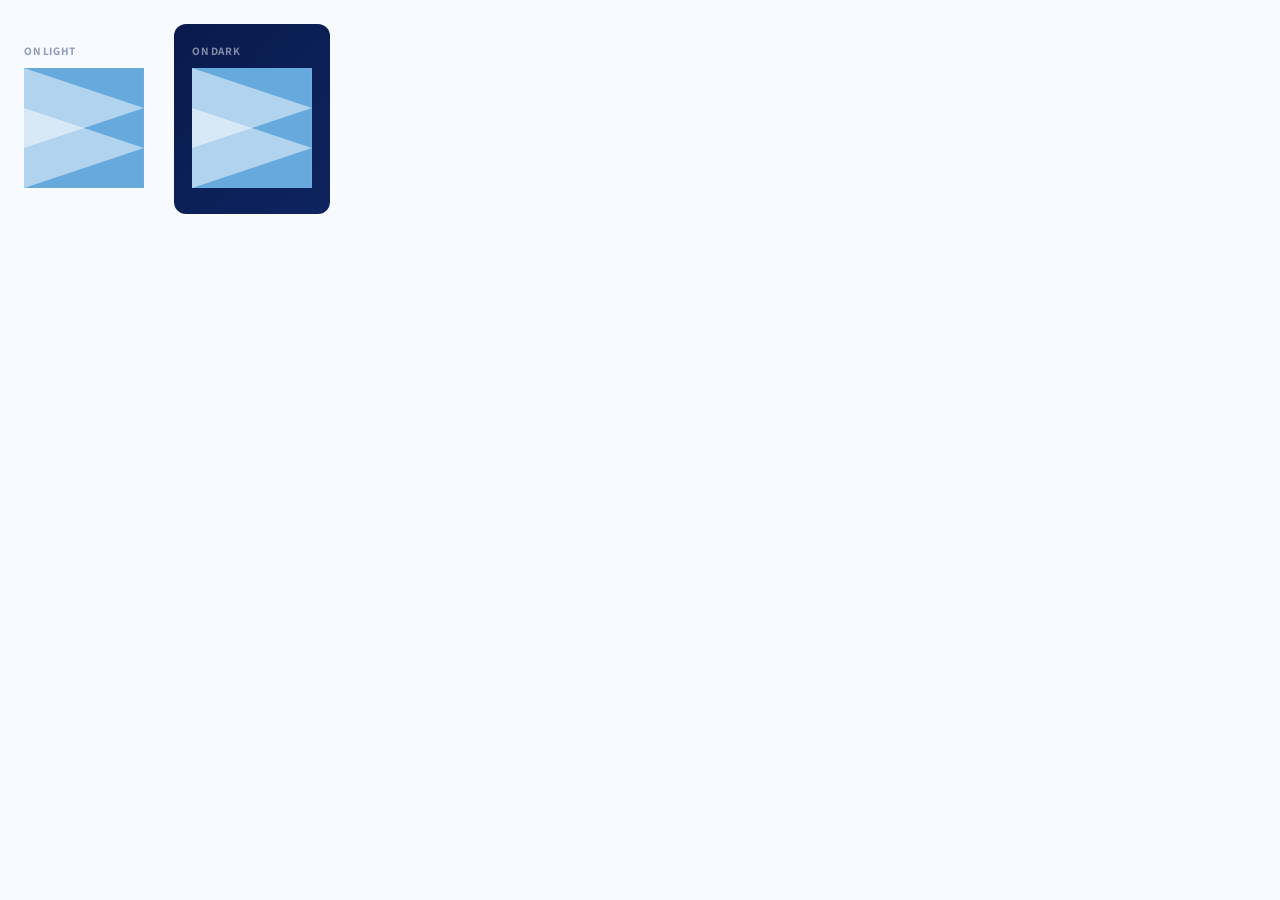
<file: project/preview/brand-logo.html>
<!DOCTYPE html>
<html lang="en">
<head><meta charset="UTF-8"><link rel="stylesheet" href="../colors_and_type.css">
<style>
body { margin: 0; padding: 24px; background: #F7FBFF; font-family: var(--font-sans); display: flex; gap: 30px; align-items: center; }
img { width: 120px; height: 120px; object-fit: contain; }
.on-dark { background: linear-gradient(135deg,#091A4D,#0E245F); padding: 18px; border-radius: 12px; }
.label { font-size: 10px; font-weight: 700; color: #8899bb; text-transform: uppercase; letter-spacing: 0.06em; margin-bottom: 8px; }
</style></head>
<body>
<div>
  <div class="label">On light</div>
  <img src="../assets/BL_logo.png" alt="BroadLight logo">
</div>
<div class="on-dark">
  <div class="label" style="color:rgba(255,255,255,0.5)">On dark</div>
  <img src="../assets/BL_logo.png" alt="BroadLight logo">
</div>
</body></html>
</file>
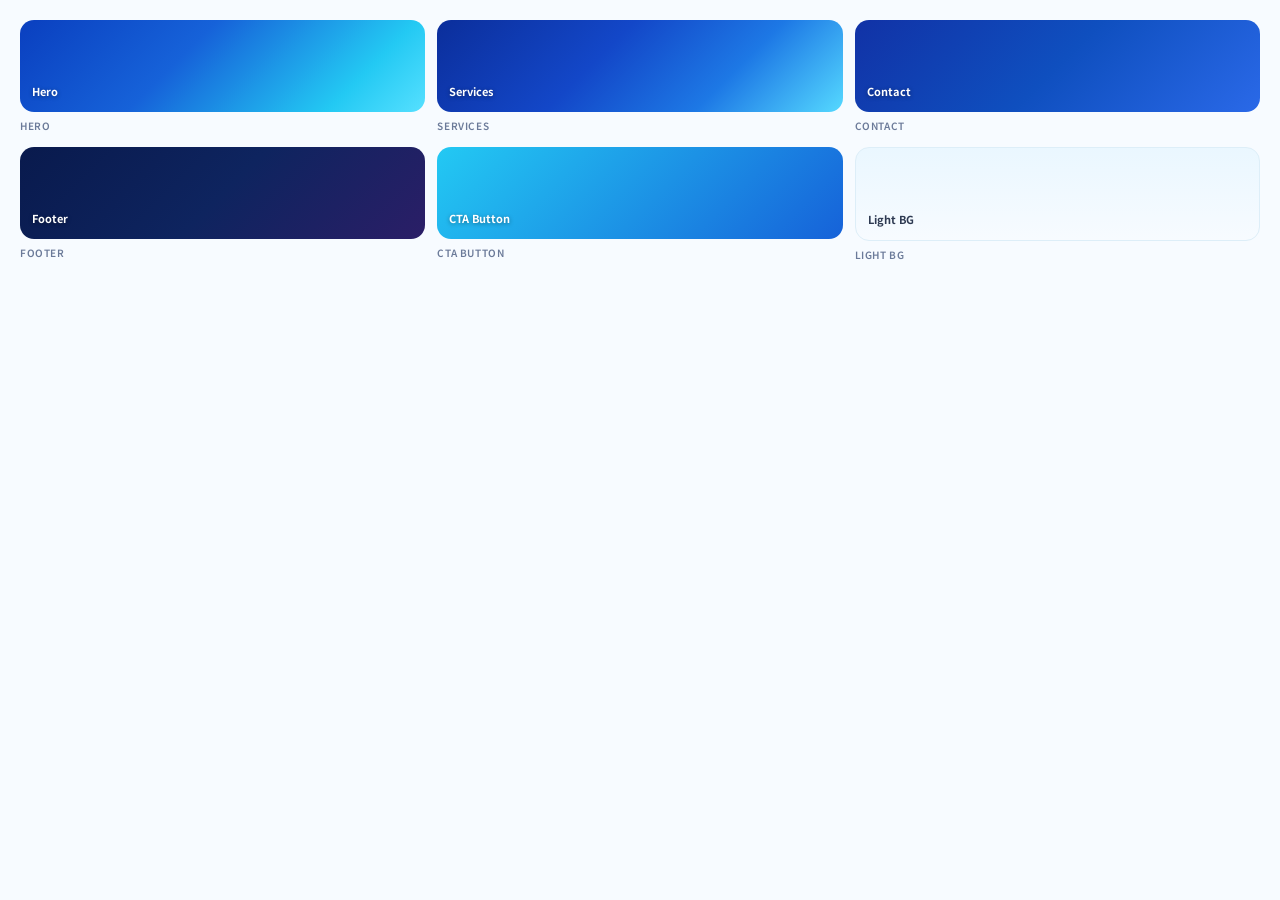
<file: project/preview/colors-gradients.html>
<!DOCTYPE html>
<html lang="en">
<head><meta charset="UTF-8"><link rel="stylesheet" href="../colors_and_type.css">
<style>
body { margin: 0; padding: 20px; background: #F7FBFF; font-family: var(--font-sans); }
.grid { display: grid; grid-template-columns: repeat(3, 1fr); gap: 12px; }
.grad { border-radius: 14px; height: 72px; display: flex; align-items: flex-end; padding: 10px 12px; }
.grad-label { font-size: 11px; font-weight: 700; color: #fff; text-shadow: 0 1px 4px rgba(0,0,0,0.4); }
.name { font-size: 10px; color: #6b7a99; margin-top: 5px; font-weight: 600; text-transform: uppercase; letter-spacing: 0.06em; }
</style></head>
<body>
<div class="grid">
  <div>
    <div class="grad" style="background: linear-gradient(135deg, #0A3FBF 0%, #1662D9 40%, #23C9F3 80%, #56E0FF 100%)"><span class="grad-label">Hero</span></div>
    <div class="name">Hero</div>
  </div>
  <div>
    <div class="grad" style="background: linear-gradient(135deg, #0B2E9B 0%, #1347C8 40%, #1D78E5 70%, #55D9FF 100%)"><span class="grad-label">Services</span></div>
    <div class="name">Services</div>
  </div>
  <div>
    <div class="grad" style="background: linear-gradient(135deg, #1132A6 0%, #0F4FBF 50%, #2A69E8 100%)"><span class="grad-label">Contact</span></div>
    <div class="name">Contact</div>
  </div>
  <div>
    <div class="grad" style="background: linear-gradient(135deg, #091A4D 0%, #0E245F 50%, #2B1E67 100%)"><span class="grad-label">Footer</span></div>
    <div class="name">Footer</div>
  </div>
  <div>
    <div class="grad" style="background: linear-gradient(135deg, #23C9F3 0%, #1662D9 100%)"><span class="grad-label">CTA Button</span></div>
    <div class="name">CTA Button</div>
  </div>
  <div>
    <div class="grad" style="background: linear-gradient(180deg, #EAF7FF 0%, #F7FBFF 100%); border: 1px solid #ddeef8"><span class="grad-label" style="color:#2E3A52; text-shadow:none">Light BG</span></div>
    <div class="name">Light BG</div>
  </div>
</div>
</body></html>
</file>
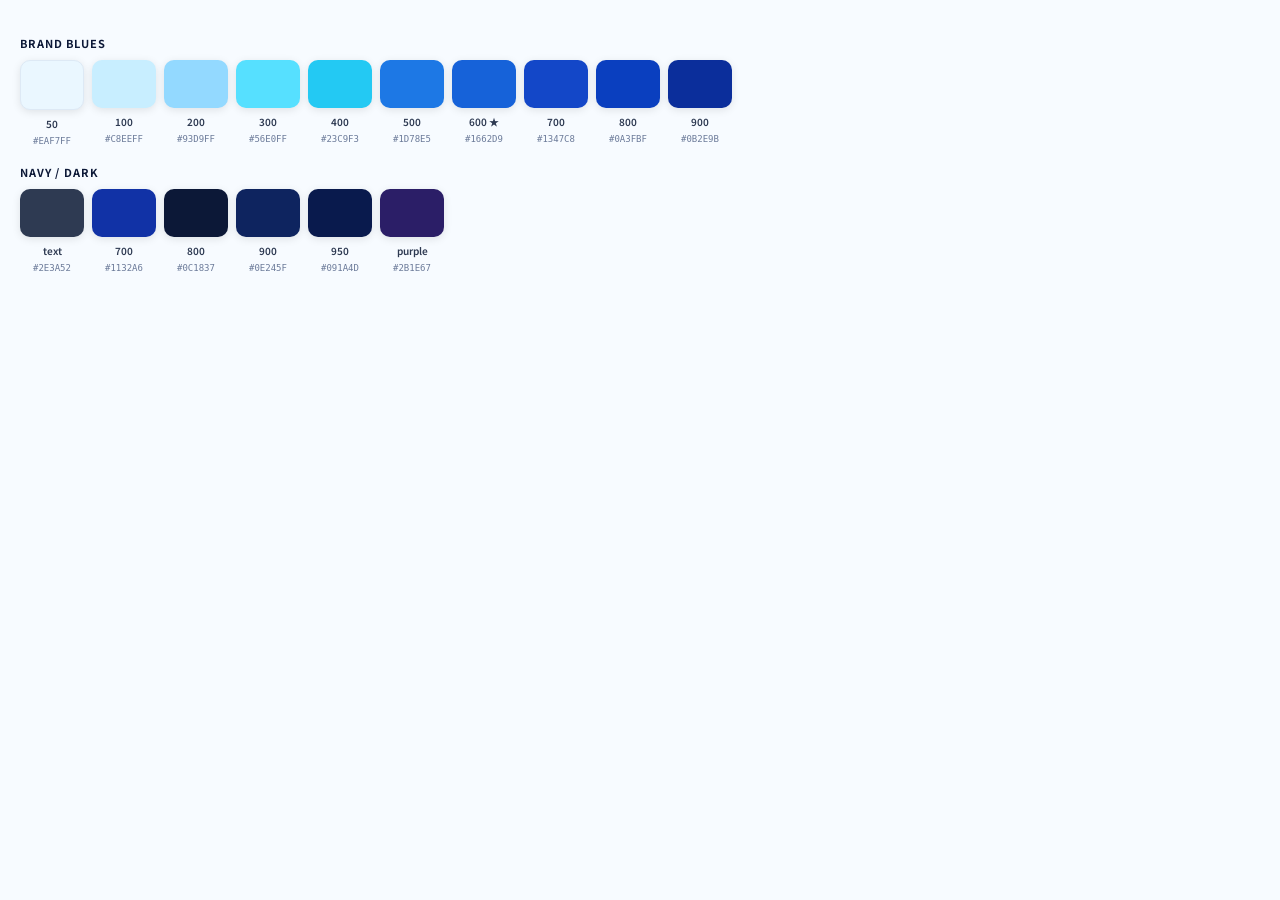
<file: project/preview/colors-primary.html>
<!DOCTYPE html>
<html lang="en">
<head><meta charset="UTF-8"><link rel="stylesheet" href="../colors_and_type.css">
<style>
body { margin: 0; padding: 20px; background: #F7FBFF; font-family: var(--font-sans); }
.swatches { display: flex; gap: 8px; flex-wrap: wrap; }
.swatch { width: 64px; text-align: center; }
.swatch-color { height: 48px; border-radius: 10px; box-shadow: 0 2px 8px rgba(0,0,0,0.1); }
.swatch-label { font-size: 10px; color: #2E3A52; margin-top: 5px; font-weight: 600; }
.swatch-hex { font-size: 9px; color: #6b7a99; font-family: monospace; }
.row-label { font-size: 11px; font-weight: 700; color: #0C1837; margin: 14px 0 6px; text-transform: uppercase; letter-spacing: 0.08em; }
</style></head>
<body>
<div class="row-label">Brand Blues</div>
<div class="swatches">
  <div class="swatch"><div class="swatch-color" style="background:#EAF7FF;border:1px solid #dde9f5"></div><div class="swatch-label">50</div><div class="swatch-hex">#EAF7FF</div></div>
  <div class="swatch"><div class="swatch-color" style="background:#C8EEFF"></div><div class="swatch-label">100</div><div class="swatch-hex">#C8EEFF</div></div>
  <div class="swatch"><div class="swatch-color" style="background:#93D9FF"></div><div class="swatch-label">200</div><div class="swatch-hex">#93D9FF</div></div>
  <div class="swatch"><div class="swatch-color" style="background:#56E0FF"></div><div class="swatch-label">300</div><div class="swatch-hex">#56E0FF</div></div>
  <div class="swatch"><div class="swatch-color" style="background:#23C9F3"></div><div class="swatch-label">400</div><div class="swatch-hex">#23C9F3</div></div>
  <div class="swatch"><div class="swatch-color" style="background:#1D78E5"></div><div class="swatch-label">500</div><div class="swatch-hex">#1D78E5</div></div>
  <div class="swatch"><div class="swatch-color" style="background:#1662D9"></div><div class="swatch-label">600 ★</div><div class="swatch-hex">#1662D9</div></div>
  <div class="swatch"><div class="swatch-color" style="background:#1347C8"></div><div class="swatch-label">700</div><div class="swatch-hex">#1347C8</div></div>
  <div class="swatch"><div class="swatch-color" style="background:#0A3FBF"></div><div class="swatch-label">800</div><div class="swatch-hex">#0A3FBF</div></div>
  <div class="swatch"><div class="swatch-color" style="background:#0B2E9B"></div><div class="swatch-label">900</div><div class="swatch-hex">#0B2E9B</div></div>
</div>
<div class="row-label">Navy / Dark</div>
<div class="swatches">
  <div class="swatch"><div class="swatch-color" style="background:#2E3A52"></div><div class="swatch-label">text</div><div class="swatch-hex">#2E3A52</div></div>
  <div class="swatch"><div class="swatch-color" style="background:#1132A6"></div><div class="swatch-label">700</div><div class="swatch-hex">#1132A6</div></div>
  <div class="swatch"><div class="swatch-color" style="background:#0C1837"></div><div class="swatch-label">800</div><div class="swatch-hex">#0C1837</div></div>
  <div class="swatch"><div class="swatch-color" style="background:#0E245F"></div><div class="swatch-label">900</div><div class="swatch-hex">#0E245F</div></div>
  <div class="swatch"><div class="swatch-color" style="background:#091A4D"></div><div class="swatch-label">950</div><div class="swatch-hex">#091A4D</div></div>
  <div class="swatch"><div class="swatch-color" style="background:#2B1E67"></div><div class="swatch-label">purple</div><div class="swatch-hex">#2B1E67</div></div>
</div>
</body></html>
</file>
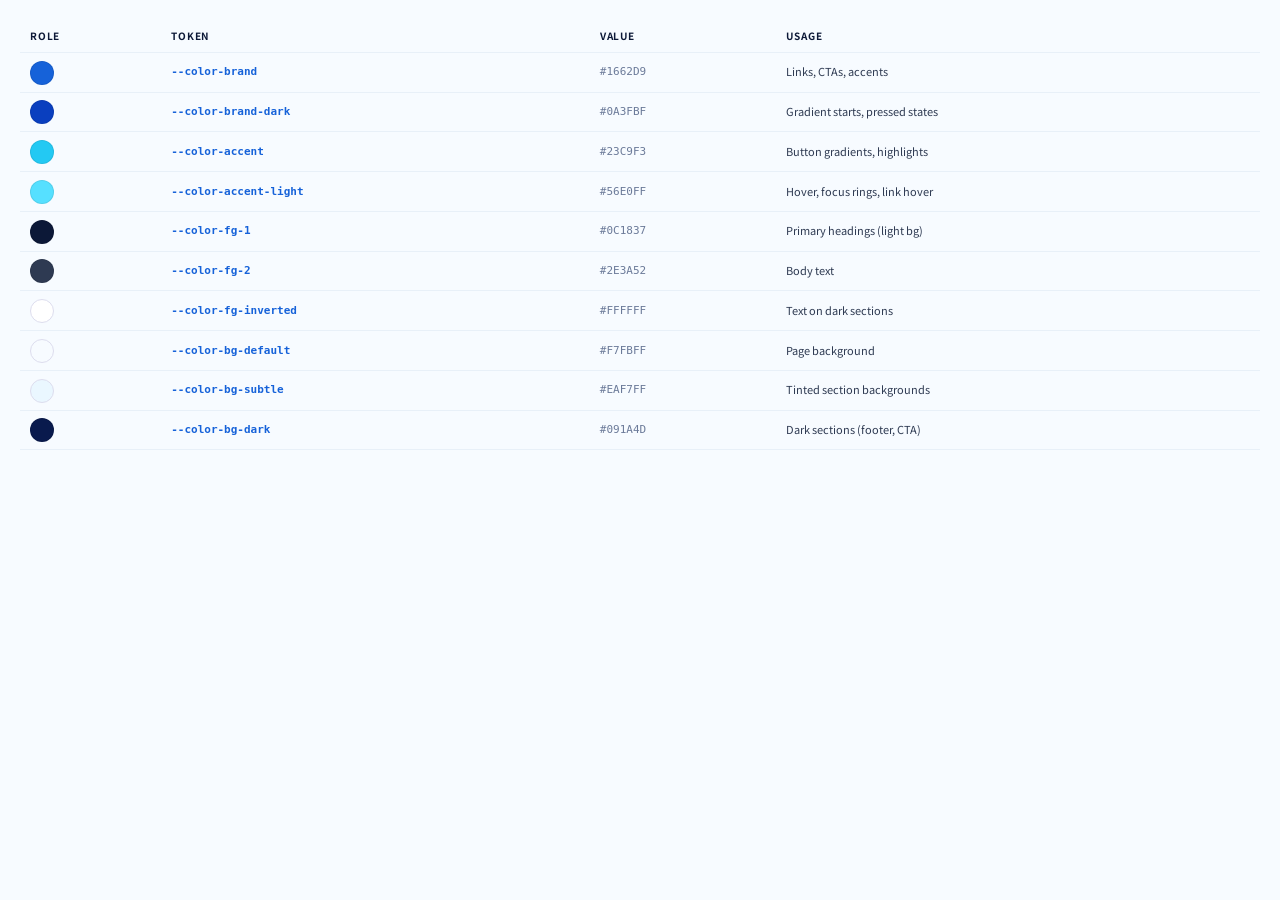
<file: project/preview/colors-semantic.html>
<!DOCTYPE html>
<html lang="en">
<head><meta charset="UTF-8"><link rel="stylesheet" href="../colors_and_type.css">
<style>
body { margin: 0; padding: 20px; background: #F7FBFF; font-family: var(--font-sans); }
table { border-collapse: collapse; width: 100%; font-size: 12px; }
tr { border-bottom: 1px solid #e8f0f8; }
td { padding: 7px 10px; vertical-align: middle; }
.dot { width: 22px; height: 22px; border-radius: 50%; display: inline-block; vertical-align: middle; border: 1px solid rgba(0,0,0,0.08); }
.token { font-family: monospace; font-size: 11px; color: #1662D9; font-weight: 600; }
.value { font-family: monospace; font-size: 11px; color: #6b7a99; }
.desc { color: #2E3A52; font-size: 11px; }
.thead { font-size: 10px; font-weight: 700; color: #0C1837; text-transform: uppercase; letter-spacing: 0.08em; }
</style></head>
<body>
<table>
<tr><td class="thead">Role</td><td class="thead">Token</td><td class="thead">Value</td><td class="thead">Usage</td></tr>
<tr><td><span class="dot" style="background:#1662D9"></span></td><td class="token">--color-brand</td><td class="value">#1662D9</td><td class="desc">Links, CTAs, accents</td></tr>
<tr><td><span class="dot" style="background:#0A3FBF"></span></td><td class="token">--color-brand-dark</td><td class="value">#0A3FBF</td><td class="desc">Gradient starts, pressed states</td></tr>
<tr><td><span class="dot" style="background:#23C9F3"></span></td><td class="token">--color-accent</td><td class="value">#23C9F3</td><td class="desc">Button gradients, highlights</td></tr>
<tr><td><span class="dot" style="background:#56E0FF"></span></td><td class="token">--color-accent-light</td><td class="value">#56E0FF</td><td class="desc">Hover, focus rings, link hover</td></tr>
<tr><td><span class="dot" style="background:#0C1837"></span></td><td class="token">--color-fg-1</td><td class="value">#0C1837</td><td class="desc">Primary headings (light bg)</td></tr>
<tr><td><span class="dot" style="background:#2E3A52"></span></td><td class="token">--color-fg-2</td><td class="value">#2E3A52</td><td class="desc">Body text</td></tr>
<tr><td><span class="dot" style="background:#FFFFFF; border:1px solid #dde"></span></td><td class="token">--color-fg-inverted</td><td class="value">#FFFFFF</td><td class="desc">Text on dark sections</td></tr>
<tr><td><span class="dot" style="background:#F7FBFF; border:1px solid #dde"></span></td><td class="token">--color-bg-default</td><td class="value">#F7FBFF</td><td class="desc">Page background</td></tr>
<tr><td><span class="dot" style="background:#EAF7FF; border:1px solid #dde"></span></td><td class="token">--color-bg-subtle</td><td class="value">#EAF7FF</td><td class="desc">Tinted section backgrounds</td></tr>
<tr><td><span class="dot" style="background:#091A4D"></span></td><td class="token">--color-bg-dark</td><td class="value">#091A4D</td><td class="desc">Dark sections (footer, CTA)</td></tr>
</table>
</body></html>
</file>
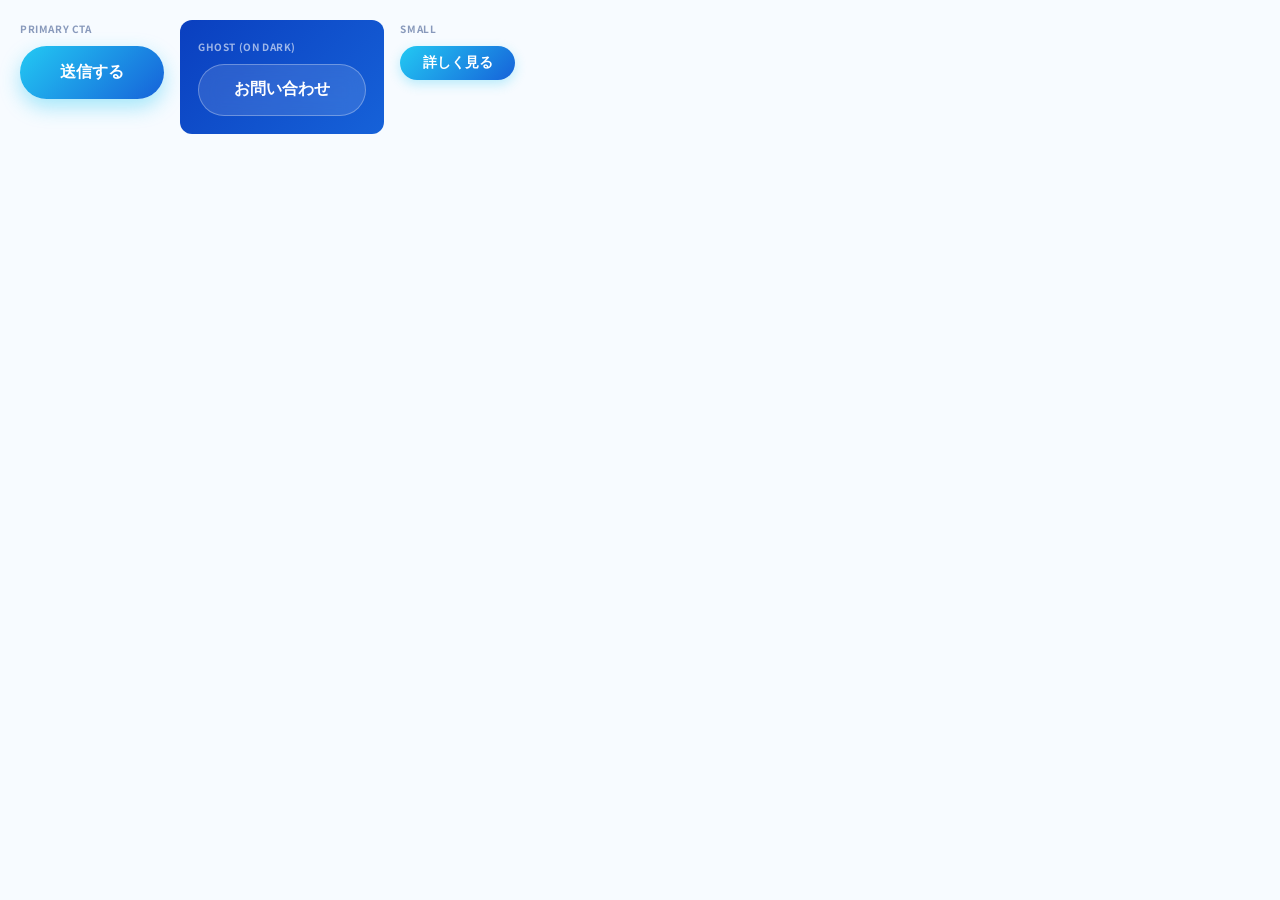
<file: project/preview/components-buttons.html>
<!DOCTYPE html>
<html lang="en">
<head><meta charset="UTF-8"><link rel="stylesheet" href="../colors_and_type.css">
<style>
body { margin: 0; padding: 20px; background: #F7FBFF; font-family: var(--font-sans); display: flex; gap: 16px; flex-wrap: wrap; align-items: flex-start; }
.label { font-size: 10px; font-weight: 700; color: #8899bb; text-transform: uppercase; letter-spacing: 0.06em; margin-bottom: 8px; }

/* Primary CTA */
.btn-primary {
  display: inline-block;
  padding: 1rem 2.5rem;
  background: linear-gradient(135deg, #23C9F3 0%, #1662D9 100%);
  color: #fff; font-size: 1rem; font-weight: 700;
  border: none; border-radius: 50px; cursor: pointer;
  box-shadow: 0 8px 20px rgba(35,201,243,0.4);
  transition: all 0.3s ease;
}
.btn-primary:hover { transform: translateY(-3px); box-shadow: 0 12px 30px rgba(35,201,243,0.6); }

/* Ghost */
.btn-ghost {
  display: inline-block;
  padding: 0.9rem 2.2rem;
  background: rgba(255,255,255,0.12);
  color: #fff; font-size: 1rem; font-weight: 600;
  border: 1px solid rgba(255,255,255,0.3);
  border-radius: 50px; cursor: pointer;
  backdrop-filter: blur(10px);
  transition: all 0.3s ease;
}
.btn-ghost:hover { background: rgba(255,255,255,0.2); transform: translateY(-2px); }

/* Small */
.btn-sm {
  display: inline-block;
  padding: 0.5rem 1.4rem;
  background: linear-gradient(135deg, #23C9F3 0%, #1662D9 100%);
  color: #fff; font-size: 0.85rem; font-weight: 600;
  border-radius: 50px; border: none; cursor: pointer;
  box-shadow: 0 4px 12px rgba(35,201,243,0.3);
}

.dark-bg { background: linear-gradient(135deg,#0A3FBF,#1662D9); padding: 18px; border-radius: 12px; }
</style></head>
<body>
<div>
  <div class="label">Primary CTA</div>
  <button class="btn-primary">送信する</button>
</div>
<div class="dark-bg">
  <div class="label" style="color:rgba(255,255,255,0.6)">Ghost (on dark)</div>
  <button class="btn-ghost">お問い合わせ</button>
</div>
<div>
  <div class="label">Small</div>
  <button class="btn-sm">詳しく見る</button>
</div>
</body></html>
</file>
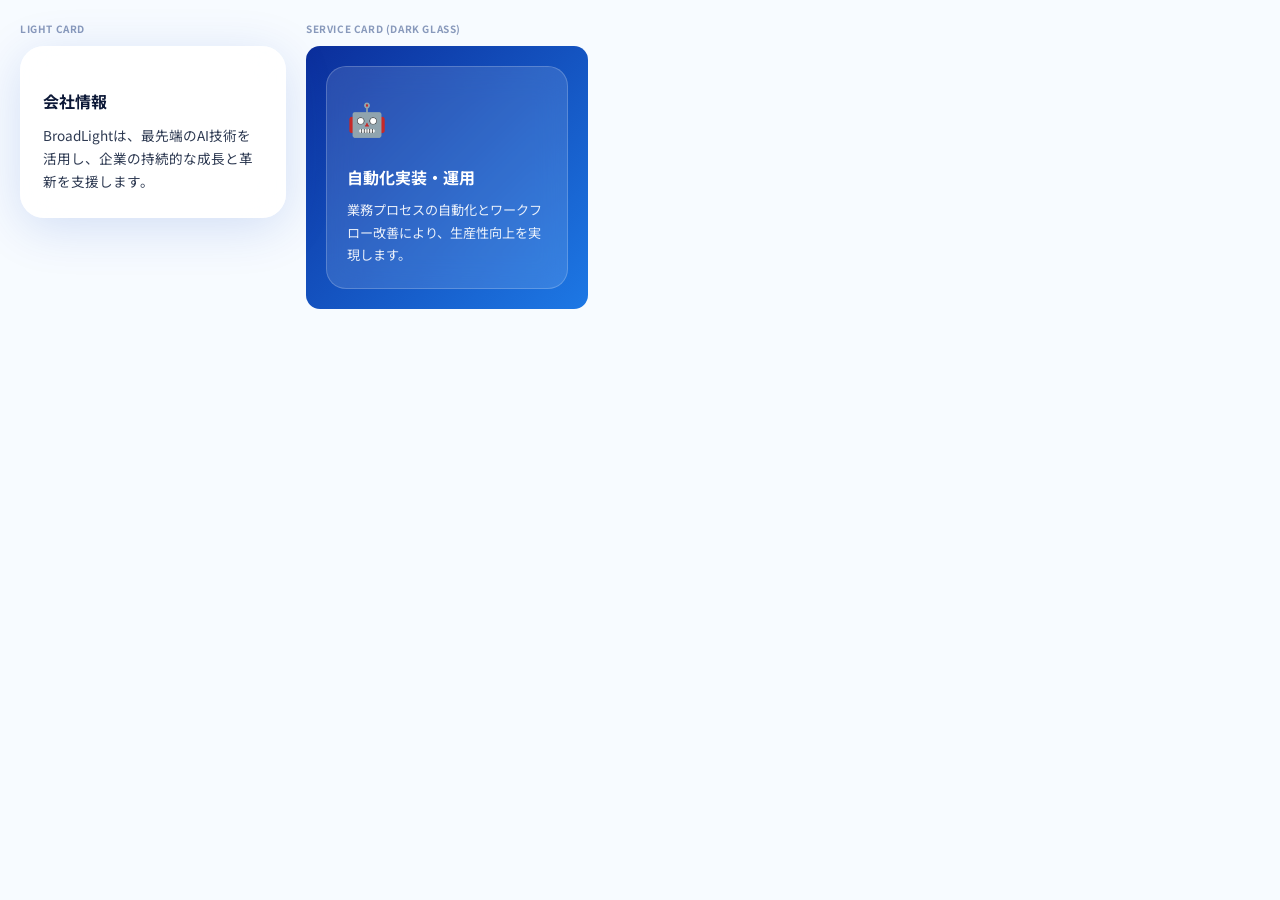
<file: project/preview/components-cards.html>
<!DOCTYPE html>
<html lang="en">
<head><meta charset="UTF-8"><link rel="stylesheet" href="../colors_and_type.css">
<style>
body { margin: 0; padding: 20px; background: #F7FBFF; font-family: var(--font-sans); display: flex; gap: 20px; flex-wrap: wrap; align-items: flex-start; }
.label { font-size: 10px; font-weight: 700; color: #8899bb; text-transform: uppercase; letter-spacing: 0.06em; margin-bottom: 8px; }

/* Light card */
.card-light {
  background: rgba(255,255,255,0.9);
  backdrop-filter: blur(20px);
  border-radius: 24px; padding: 24px 22px;
  box-shadow: 0 10px 50px rgba(10,63,191,0.15);
  border: 1px solid rgba(255,255,255,0.5);
  max-width: 220px;
}
.card-light h3 { font-size: 1rem; font-weight: 700; color: #0C1837; margin-bottom: 8px; }
.card-light p { font-size: 0.85rem; color: #2E3A52; line-height: 1.7; margin: 0; }

/* Dark glass card */
.dark-bg { background: linear-gradient(135deg,#0B2E9B,#1D78E5); padding: 20px; border-radius: 14px; }
.card-dark {
  background: rgba(255,255,255,0.12);
  backdrop-filter: blur(15px);
  border-radius: 20px; padding: 22px 20px;
  border: 1px solid rgba(255,255,255,0.2);
  max-width: 200px;
  transition: transform 0.3s ease, box-shadow 0.3s ease;
}
.card-dark:hover { transform: translateY(-8px); box-shadow: 0 15px 40px rgba(0,0,0,0.3); background: rgba(255,255,255,0.18); }
.card-dark h3 { font-size: 1rem; font-weight: 700; color: #fff; margin-bottom: 8px; }
.card-dark p { font-size: 0.82rem; color: rgba(255,255,255,0.9); line-height: 1.7; margin: 0; }
.icon { font-size: 2rem; margin-bottom: 10px; display: block; }
</style></head>
<body>
<div>
  <div class="label">Light Card</div>
  <div class="card-light">
    <h3>会社情報</h3>
    <p>BroadLightは、最先端のAI技術を活用し、企業の持続的な成長と革新を支援します。</p>
  </div>
</div>
<div>
  <div class="label">Service Card (dark glass)</div>
  <div class="dark-bg">
    <div class="card-dark">
      <span class="icon">🤖</span>
      <h3>自動化実装・運用</h3>
      <p>業務プロセスの自動化とワークフロー改善により、生産性向上を実現します。</p>
    </div>
  </div>
</div>
</body></html>
</file>
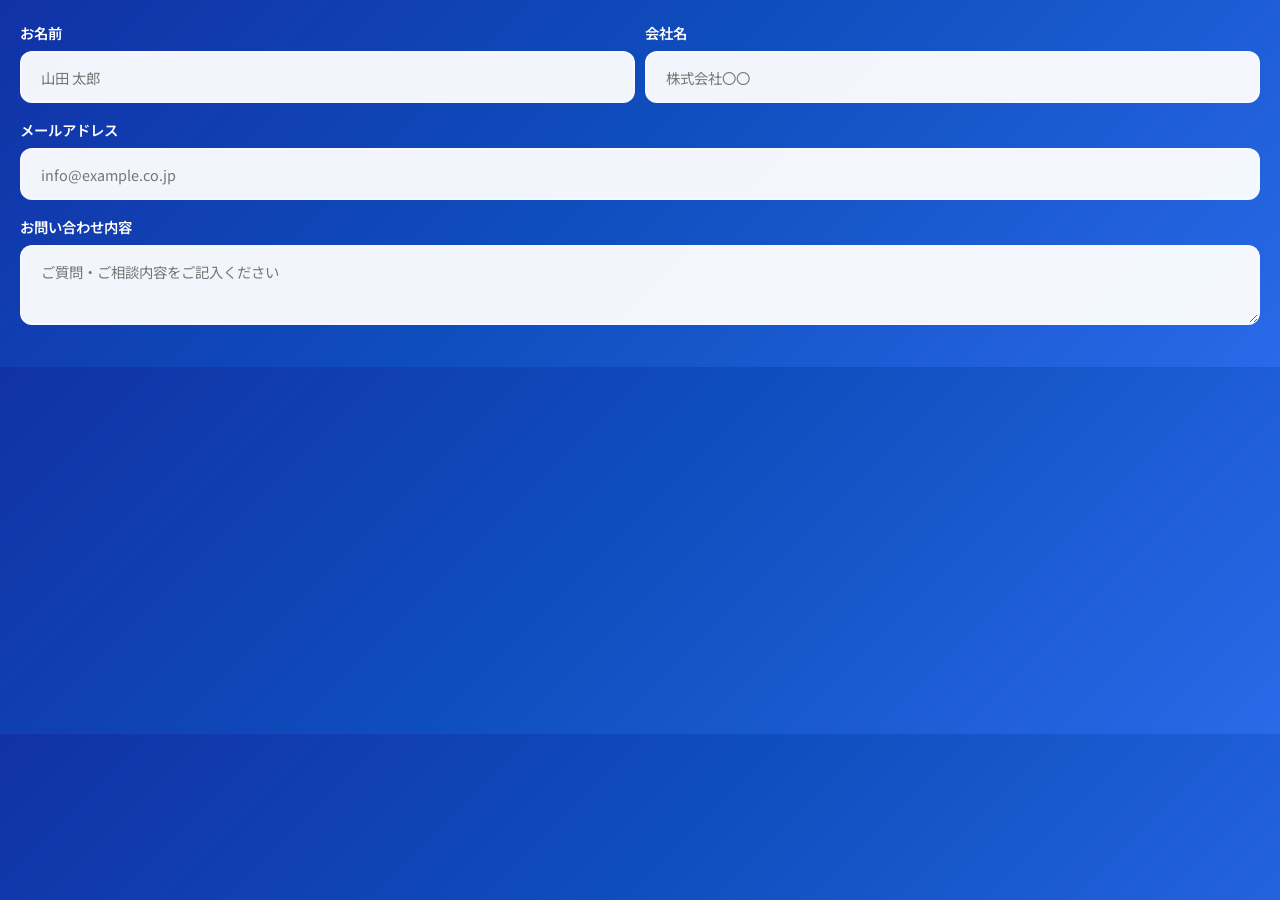
<file: project/preview/components-forms.html>
<!DOCTYPE html>
<html lang="en">
<head><meta charset="UTF-8"><link rel="stylesheet" href="../colors_and_type.css">
<style>
body { margin: 0; padding: 20px; background: linear-gradient(135deg,#1132A6,#0F4FBF,#2A69E8); font-family: var(--font-sans); }
.form-group { margin-bottom: 14px; }
label { display: block; color: #fff; font-weight: 600; margin-bottom: 5px; font-size: 0.9rem; }
input, textarea {
  width: 100%; box-sizing: border-box;
  padding: 0.85rem 1.2rem;
  border: 2px solid rgba(255,255,255,0.3);
  border-radius: 12px; font-size: 0.9rem;
  font-family: var(--font-sans);
  background: rgba(255,255,255,0.95);
  transition: all 0.3s ease;
  color: #2E3A52;
}
input:focus, textarea:focus {
  outline: none;
  border-color: #56E0FF;
  background: #fff;
  box-shadow: 0 0 0 4px rgba(86,224,255,0.2);
}
textarea { min-height: 80px; resize: vertical; }
.row { display: grid; grid-template-columns: 1fr 1fr; gap: 10px; }
</style></head>
<body>
<div class="row">
  <div class="form-group"><label>お名前</label><input type="text" placeholder="山田 太郎"></div>
  <div class="form-group"><label>会社名</label><input type="text" placeholder="株式会社〇〇"></div>
</div>
<div class="form-group"><label>メールアドレス</label><input type="email" placeholder="info@example.co.jp"></div>
<div class="form-group"><label>お問い合わせ内容</label><textarea placeholder="ご質問・ご相談内容をご記入ください"></textarea></div>
</body></html>
</file>
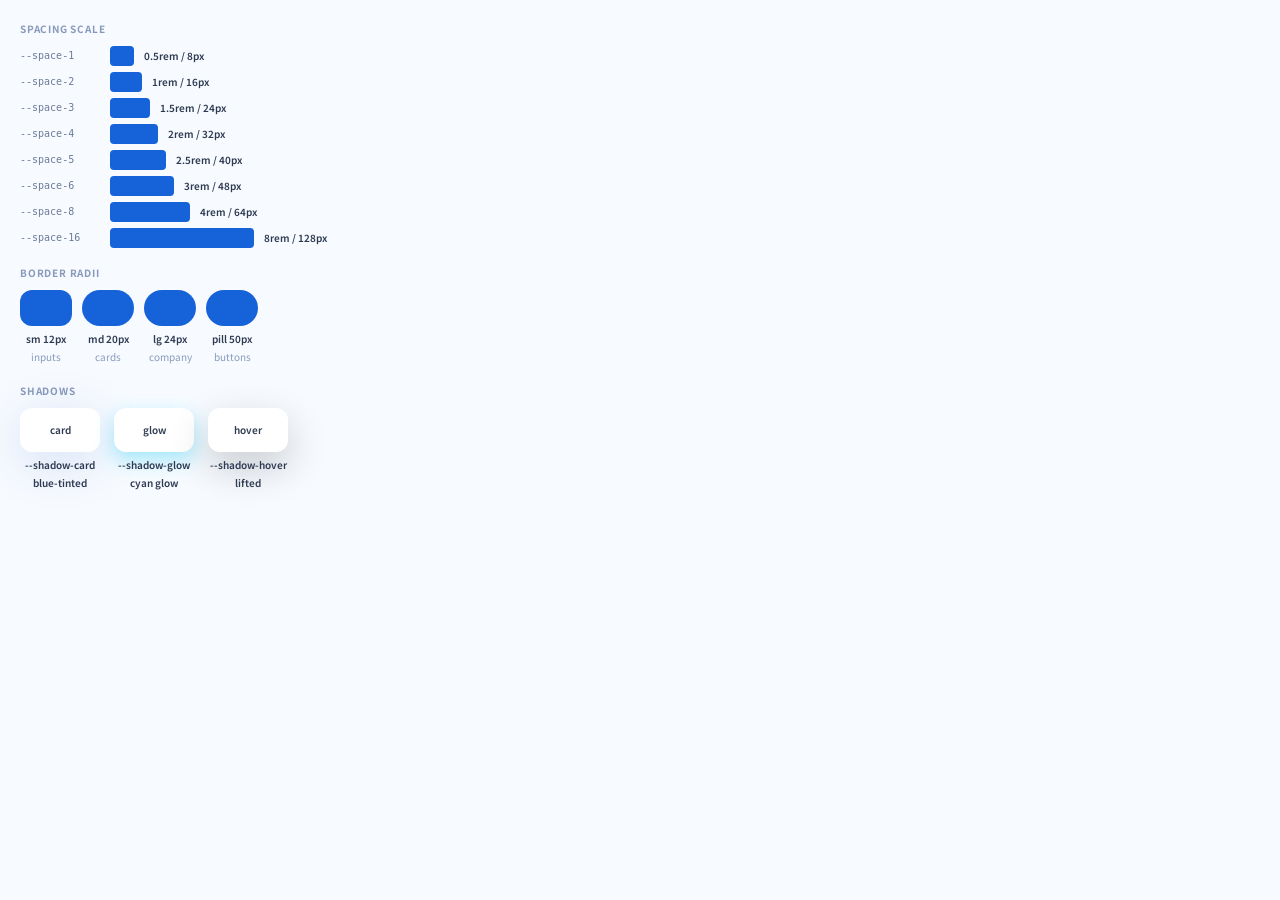
<file: project/preview/spacing-tokens.html>
<!DOCTYPE html>
<html lang="en">
<head><meta charset="UTF-8"><link rel="stylesheet" href="../colors_and_type.css">
<style>
body { margin: 0; padding: 20px; background: #F7FBFF; font-family: var(--font-sans); }
.section { margin-bottom: 16px; }
.section-title { font-size: 10px; font-weight: 700; color: #8899bb; text-transform: uppercase; letter-spacing: 0.08em; margin-bottom: 8px; }
.row { display: flex; align-items: center; gap: 10px; margin-bottom: 6px; }
.bar { height: 20px; background: #1662D9; border-radius: 4px; display: flex; align-items: center; padding: 0 8px; }
.token { font-family: monospace; font-size: 10px; color: #6b7a99; min-width: 80px; }
.val { font-size: 10px; color: #2E3A52; font-weight: 600; }

.radius-row { display: flex; gap: 10px; flex-wrap: wrap; }
.radius-box { width: 52px; height: 36px; background: #1662D9; text-align: center; line-height: 36px; }
.radius-label { font-size: 10px; color: #2E3A52; text-align: center; margin-top: 4px; font-weight: 600; }

.shadow-row { display: flex; gap: 14px; }
.shadow-box { width: 80px; height: 44px; background: white; border-radius: 12px; display: flex; align-items: center; justify-content: center; font-size: 10px; color: #2E3A52; font-weight: 600; }
</style></head>
<body>
<div class="section">
  <div class="section-title">Spacing Scale</div>
  <div class="row"><div class="token">--space-1</div><div class="bar" style="width:8px"></div><div class="val">0.5rem / 8px</div></div>
  <div class="row"><div class="token">--space-2</div><div class="bar" style="width:16px"></div><div class="val">1rem / 16px</div></div>
  <div class="row"><div class="token">--space-3</div><div class="bar" style="width:24px"></div><div class="val">1.5rem / 24px</div></div>
  <div class="row"><div class="token">--space-4</div><div class="bar" style="width:32px"></div><div class="val">2rem / 32px</div></div>
  <div class="row"><div class="token">--space-5</div><div class="bar" style="width:40px"></div><div class="val">2.5rem / 40px</div></div>
  <div class="row"><div class="token">--space-6</div><div class="bar" style="width:48px"></div><div class="val">3rem / 48px</div></div>
  <div class="row"><div class="token">--space-8</div><div class="bar" style="width:64px"></div><div class="val">4rem / 64px</div></div>
  <div class="row"><div class="token">--space-16</div><div class="bar" style="width:128px"></div><div class="val">8rem / 128px</div></div>
</div>
<div class="section">
  <div class="section-title">Border Radii</div>
  <div class="radius-row">
    <div><div class="radius-box" style="border-radius:12px"></div><div class="radius-label">sm 12px<br><span style="font-weight:400;color:#8899bb">inputs</span></div></div>
    <div><div class="radius-box" style="border-radius:20px"></div><div class="radius-label">md 20px<br><span style="font-weight:400;color:#8899bb">cards</span></div></div>
    <div><div class="radius-box" style="border-radius:24px"></div><div class="radius-label">lg 24px<br><span style="font-weight:400;color:#8899bb">company</span></div></div>
    <div><div class="radius-box" style="border-radius:50px"></div><div class="radius-label">pill 50px<br><span style="font-weight:400;color:#8899bb">buttons</span></div></div>
  </div>
</div>
<div class="section" style="margin-top:14px">
  <div class="section-title">Shadows</div>
  <div class="shadow-row">
    <div>
      <div class="shadow-box" style="box-shadow:0 10px 50px rgba(10,63,191,0.15)">card</div>
      <div class="radius-label" style="width:80px">--shadow-card<br>blue-tinted</div>
    </div>
    <div>
      <div class="shadow-box" style="box-shadow:0 8px 20px rgba(35,201,243,0.4)">glow</div>
      <div class="radius-label" style="width:80px">--shadow-glow<br>cyan glow</div>
    </div>
    <div>
      <div class="shadow-box" style="box-shadow:0 15px 40px rgba(0,0,0,0.2)">hover</div>
      <div class="radius-label" style="width:80px">--shadow-hover<br>lifted</div>
    </div>
  </div>
</div>
</body></html>
</file>
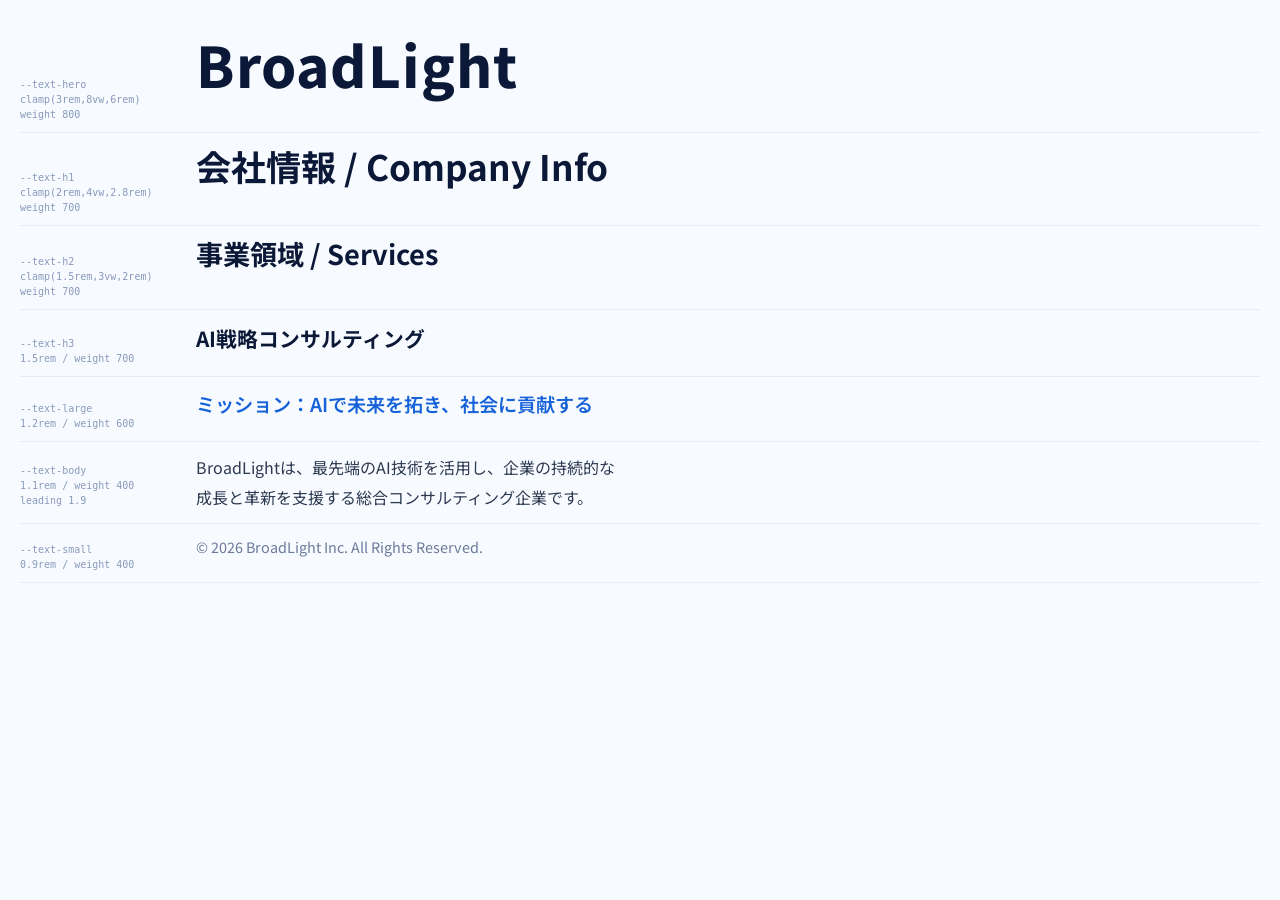
<file: project/preview/type-scale.html>
<!DOCTYPE html>
<html lang="en">
<head><meta charset="UTF-8"><link rel="stylesheet" href="../colors_and_type.css">
<style>
body { margin: 0; padding: 20px; background: #F7FBFF; font-family: var(--font-sans); }
.row { border-bottom: 1px solid #e4eef8; padding: 10px 0; display: flex; align-items: baseline; gap: 16px; }
.meta { font-size: 10px; color: #8899bb; font-family: monospace; min-width: 160px; line-height: 1.5; }
.specimen { color: #0C1837; }
</style></head>
<body>
<div class="row">
  <div class="meta">--text-hero<br>clamp(3rem,8vw,6rem)<br>weight 800</div>
  <div class="specimen" style="font-size:clamp(2.2rem,5vw,3.5rem);font-weight:800;letter-spacing:0.02em;line-height:1.2">BroadLight</div>
</div>
<div class="row">
  <div class="meta">--text-h1<br>clamp(2rem,4vw,2.8rem)<br>weight 700</div>
  <div class="specimen" style="font-size:clamp(1.6rem,3vw,2.2rem);font-weight:700;line-height:1.3">会社情報 / Company Info</div>
</div>
<div class="row">
  <div class="meta">--text-h2<br>clamp(1.5rem,3vw,2rem)<br>weight 700</div>
  <div class="specimen" style="font-size:clamp(1.3rem,2.5vw,1.7rem);font-weight:700;line-height:1.3">事業領域 / Services</div>
</div>
<div class="row">
  <div class="meta">--text-h3<br>1.5rem / weight 700</div>
  <div class="specimen" style="font-size:1.3rem;font-weight:700">AI戦略コンサルティング</div>
</div>
<div class="row">
  <div class="meta">--text-large<br>1.2rem / weight 600</div>
  <div class="specimen" style="font-size:1.2rem;font-weight:600;color:#1662D9">ミッション：AIで未来を拓き、社会に貢献する</div>
</div>
<div class="row">
  <div class="meta">--text-body<br>1.1rem / weight 400<br>leading 1.9</div>
  <div class="specimen" style="font-size:1rem;line-height:1.9;color:#2E3A52;max-width:420px">BroadLightは、最先端のAI技術を活用し、企業の持続的な成長と革新を支援する総合コンサルティング企業です。</div>
</div>
<div class="row">
  <div class="meta">--text-small<br>0.9rem / weight 400</div>
  <div class="specimen" style="font-size:0.9rem;color:#6b7a99">© 2026 BroadLight Inc. All Rights Reserved.</div>
</div>
</body></html>
</file>
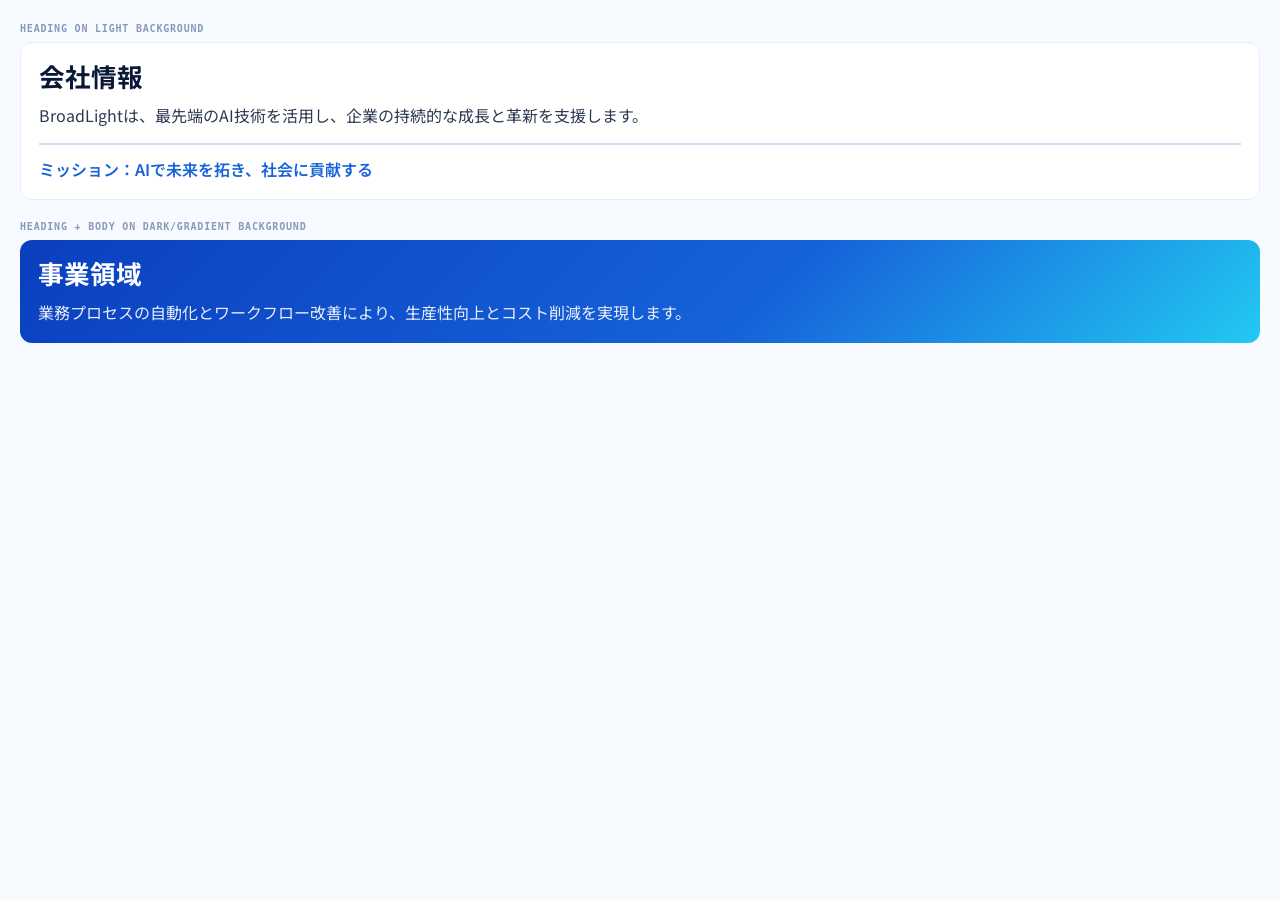
<file: project/preview/type-specimens.html>
<!DOCTYPE html>
<html lang="en">
<head><meta charset="UTF-8"><link rel="stylesheet" href="../colors_and_type.css">
<style>
body { margin: 0; padding: 20px; background: #F7FBFF; font-family: var(--font-sans); }
.block { margin-bottom: 18px; }
.label { font-size: 10px; font-weight: 700; color: #8899bb; text-transform: uppercase; letter-spacing: 0.08em; margin-bottom: 4px; font-family: monospace; }

/* On white / light */
.on-light { background: #fff; padding: 16px 18px; border-radius: 12px; border: 1px solid #e4eef8; }
/* On dark */
.on-dark { background: linear-gradient(135deg, #0A3FBF, #1662D9 60%, #23C9F3); padding: 16px 18px; border-radius: 12px; }
</style></head>
<body>
<div class="block">
  <div class="label">Heading on light background</div>
  <div class="on-light">
    <div style="font-size:1.6rem;font-weight:700;color:#0C1837;line-height:1.3">会社情報</div>
    <div style="font-size:1rem;line-height:1.9;color:#2E3A52;margin-top:8px">BroadLightは、最先端のAI技術を活用し、企業の持続的な成長と革新を支援します。</div>
    <div style="font-size:1rem;font-weight:600;color:#1662D9;margin-top:12px;padding-top:10px;border-top:2px solid rgba(22,98,217,0.2)">ミッション：AIで未来を拓き、社会に貢献する</div>
  </div>
</div>
<div class="block">
  <div class="label">Heading + body on dark/gradient background</div>
  <div class="on-dark">
    <div style="font-size:1.6rem;font-weight:700;color:#fff;line-height:1.3">事業領域</div>
    <div style="font-size:1rem;line-height:1.8;color:rgba(255,255,255,0.9);margin-top:8px">業務プロセスの自動化とワークフロー改善により、生産性向上とコスト削減を実現します。</div>
  </div>
</div>
</body></html>
</file>
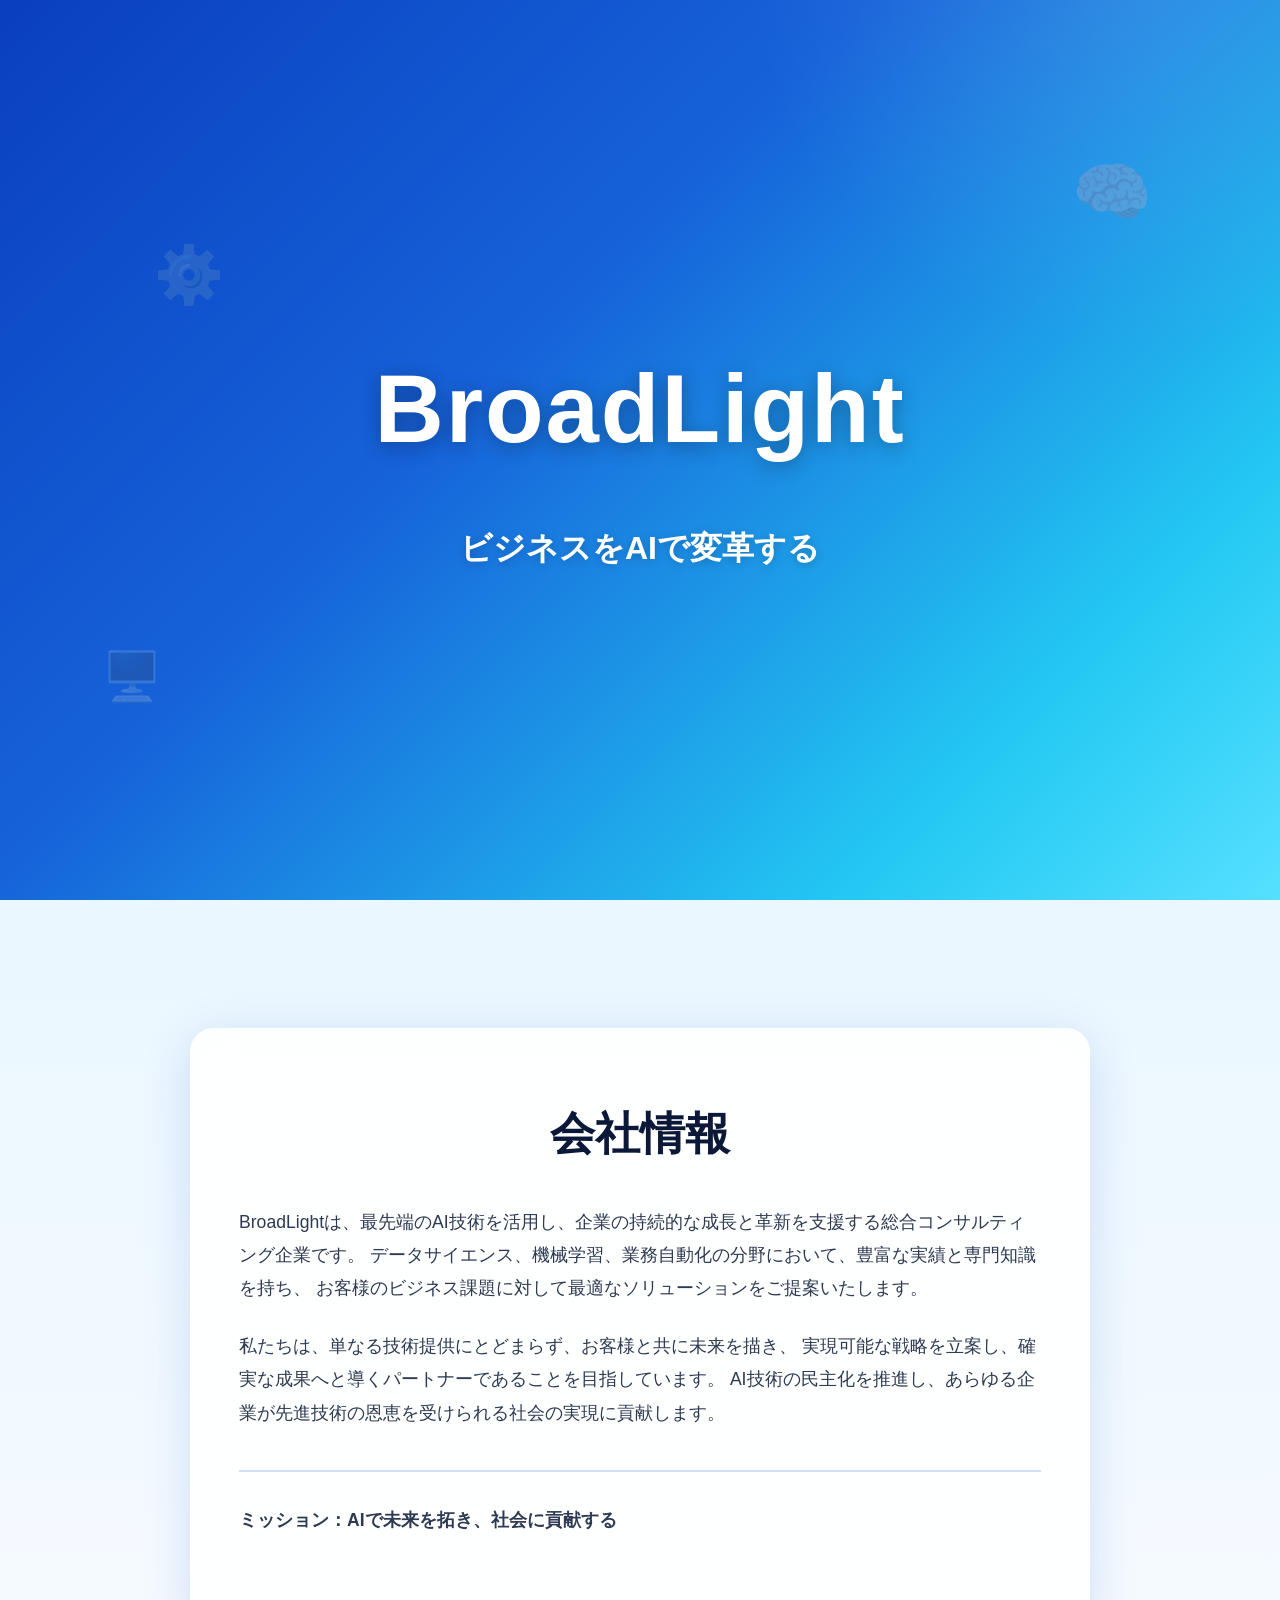
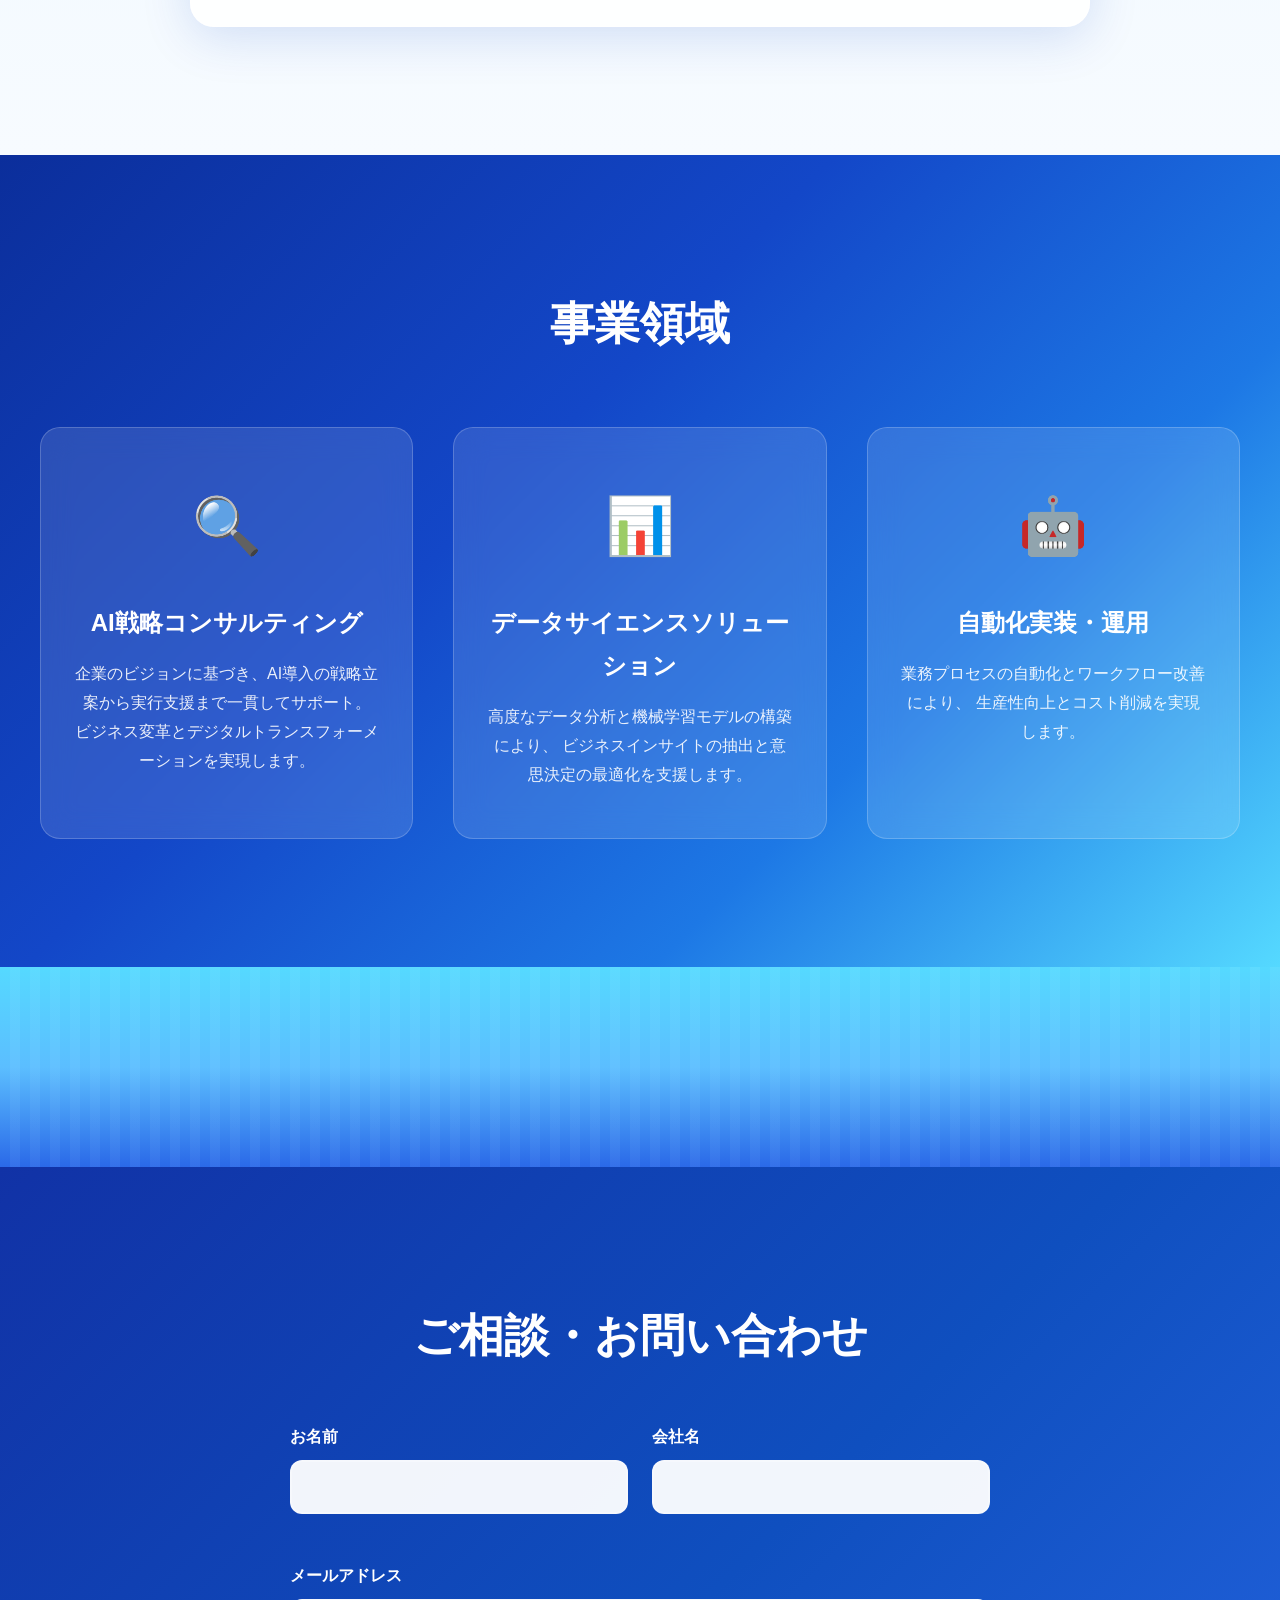
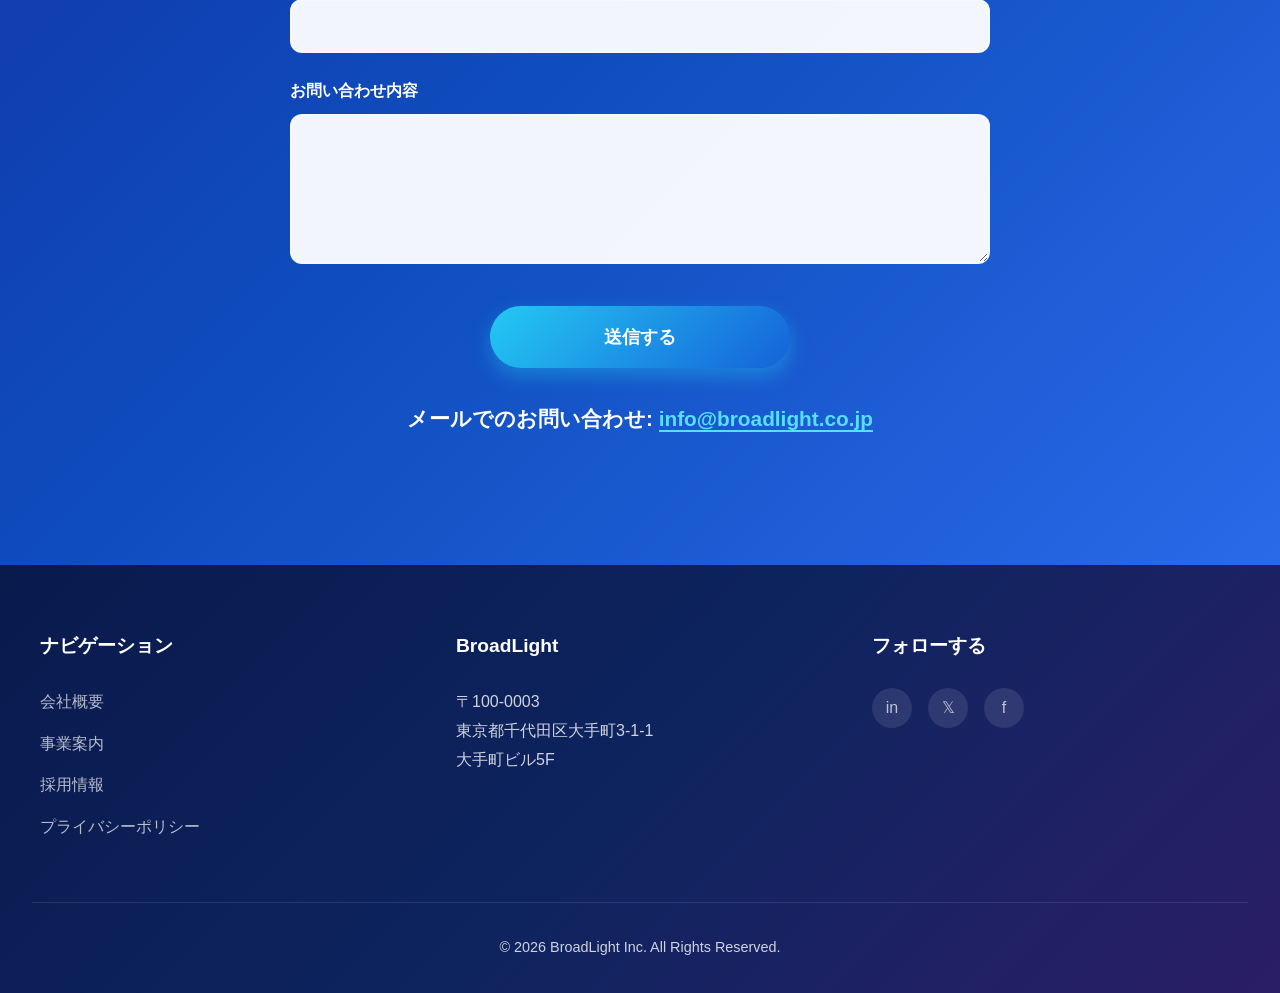
<file: project/uploads/broadlight_HP2026.html>
<!DOCTYPE html>
<html lang="ja">
<head>
    <meta charset="UTF-8">
    <meta name="viewport" content="width=device-width, initial-scale=1.0">
    <meta name="robots" content="noindex, nofollow, noarchive, nosnippet">
    <meta name="googlebot" content="noindex, nofollow">
    <title>BroadLight - ビジネスをAIで変革する</title>
    <style>
        * {
            margin: 0;
            padding: 0;
            box-sizing: border-box;
        }

        body {
            font-family: -apple-system, BlinkMacSystemFont, 'Segoe UI', 'Hiragino Sans', 'Hiragino Kaku Gothic ProN', Meiryo, sans-serif;
            line-height: 1.8;
            color: #2E3A52;
            overflow-x: hidden;
        }

        /* Hero Section */
        .hero {
            position: relative;
            min-height: 100vh;
            display: flex;
            align-items: center;
            justify-content: center;
            text-align: center;
            background: linear-gradient(135deg, #0A3FBF 0%, #1662D9 40%, #23C9F3 80%, #56E0FF 100%);
            overflow: hidden;
            padding: 2rem;
        }

        .hero::before {
            content: '';
            position: absolute;
            top: -50%;
            right: -20%;
            width: 800px;
            height: 800px;
            background: radial-gradient(circle, rgba(255,255,255,0.1) 0%, transparent 70%);
            border-radius: 50%;
            animation: float 8s ease-in-out infinite;
        }

        .hero-decoration {
            position: absolute;
            opacity: 0.2;
            animation: float 6s ease-in-out infinite;
        }

        .hero-decoration.brain {
            top: 15%;
            right: 10%;
            font-size: 4rem;
        }

        .hero-decoration.server {
            bottom: 20%;
            left: 8%;
            font-size: 3rem;
        }

        .hero-decoration.gear {
            top: 25%;
            left: 12%;
            font-size: 3.5rem;
        }

        .hero-content {
            position: relative;
            z-index: 2;
            animation: fadeInUp 1s ease-out;
        }

        .hero h1 {
            font-size: clamp(3rem, 8vw, 6rem);
            font-weight: 800;
            color: #FFFFFF;
            margin-bottom: 1.5rem;
            text-shadow: 0 4px 20px rgba(0,0,0,0.3);
            letter-spacing: 0.02em;
        }

        .hero-tagline {
            font-size: clamp(1.2rem, 3vw, 2rem);
            color: #FFFFFF;
            font-weight: 600;
            text-shadow: 0 2px 10px rgba(0,0,0,0.2);
        }

        /* Company Info Section */
        .company-info {
            position: relative;
            padding: 8rem 2rem;
            background: linear-gradient(180deg, #EAF7FF 0%, #F7FBFF 100%);
        }

        .company-card {
            max-width: 900px;
            margin: 0 auto;
            background: rgba(255, 255, 255, 0.9);
            backdrop-filter: blur(20px);
            border-radius: 24px;
            padding: 4rem 3rem;
            box-shadow: 0 10px 50px rgba(10, 63, 191, 0.15);
            border: 1px solid rgba(255, 255, 255, 0.5);
        }

        .section-heading {
            font-size: clamp(2rem, 4vw, 2.8rem);
            font-weight: 700;
            color: #0C1837;
            margin-bottom: 2rem;
            text-align: center;
        }

        .company-card p {
            font-size: 1.1rem;
            line-height: 1.9;
            margin-bottom: 1.5rem;
            color: #2E3A52;
        }

        .mission {
            font-size: 1.2rem;
            font-weight: 600;
            color: #1662D9;
            margin-top: 2.5rem;
            padding-top: 2rem;
            border-top: 2px solid rgba(22, 98, 217, 0.2);
        }

        /* Services Section */
        .services {
            position: relative;
            padding: 8rem 2rem;
            background: linear-gradient(135deg, #0B2E9B 0%, #1347C8 40%, #1D78E5 70%, #55D9FF 100%);
            overflow: hidden;
        }

        .services .section-heading {
            color: #FFFFFF;
            margin-bottom: 4rem;
        }

        .services-grid {
            max-width: 1200px;
            margin: 0 auto;
            display: grid;
            grid-template-columns: repeat(auto-fit, minmax(300px, 1fr));
            gap: 2.5rem;
        }

        .service-card {
            background: rgba(255, 255, 255, 0.12);
            backdrop-filter: blur(15px);
            border-radius: 20px;
            padding: 3rem 2rem;
            text-align: center;
            border: 1px solid rgba(255, 255, 255, 0.2);
            transition: transform 0.3s ease, box-shadow 0.3s ease;
        }

        .service-card:hover {
            transform: translateY(-8px);
            box-shadow: 0 15px 40px rgba(0, 0, 0, 0.3);
            background: rgba(255, 255, 255, 0.18);
        }

        .service-icon {
            font-size: 3.5rem;
            margin-bottom: 1.5rem;
            display: block;
        }

        .service-card h3 {
            font-size: 1.5rem;
            font-weight: 700;
            color: #FFFFFF;
            margin-bottom: 1rem;
        }

        .service-card p {
            font-size: 1rem;
            color: rgba(255, 255, 255, 0.9);
            line-height: 1.8;
        }

        /* Wave Divider */
        .wave-divider {
            height: 200px;
            background: linear-gradient(180deg, #55D9FF 0%, #5BBEFF 50%, #2A69E8 100%);
            position: relative;
            overflow: hidden;
        }

        .wave-divider::before {
            content: '';
            position: absolute;
            width: 200%;
            height: 100%;
            background: repeating-linear-gradient(
                90deg,
                transparent,
                transparent 10px,
                rgba(255,255,255,0.05) 10px,
                rgba(255,255,255,0.05) 20px
            );
            animation: wave 20s linear infinite;
        }

        /* Contact Section */
        .contact {
            position: relative;
            padding: 8rem 2rem;
            background: linear-gradient(135deg, #1132A6 0%, #0F4FBF 50%, #2A69E8 100%);
        }

        .contact .section-heading {
            color: #FFFFFF;
            margin-bottom: 3rem;
        }

        .contact-form {
            max-width: 700px;
            margin: 0 auto;
        }

        .form-row {
            display: grid;
            grid-template-columns: repeat(auto-fit, minmax(250px, 1fr));
            gap: 1.5rem;
            margin-bottom: 1.5rem;
        }

        .form-group {
            margin-bottom: 1.5rem;
        }

        .form-group label {
            display: block;
            color: #FFFFFF;
            font-weight: 600;
            margin-bottom: 0.5rem;
            font-size: 1rem;
        }

        .form-group input,
        .form-group textarea {
            width: 100%;
            padding: 1rem 1.5rem;
            border: 2px solid rgba(255, 255, 255, 0.3);
            border-radius: 12px;
            font-size: 1rem;
            font-family: inherit;
            background: rgba(255, 255, 255, 0.95);
            transition: all 0.3s ease;
        }

        .form-group input:focus,
        .form-group textarea:focus {
            outline: none;
            border-color: #56E0FF;
            background: #FFFFFF;
            box-shadow: 0 0 0 4px rgba(86, 224, 255, 0.2);
        }

        .form-group textarea {
            min-height: 150px;
            resize: vertical;
        }

        .submit-btn {
            display: block;
            width: 100%;
            max-width: 300px;
            margin: 2rem auto;
            padding: 1.2rem 3rem;
            background: linear-gradient(135deg, #23C9F3 0%, #1662D9 100%);
            color: #FFFFFF;
            font-size: 1.1rem;
            font-weight: 700;
            border: none;
            border-radius: 50px;
            cursor: pointer;
            transition: all 0.3s ease;
            box-shadow: 0 8px 20px rgba(35, 201, 243, 0.4);
        }

        .submit-btn:hover {
            transform: translateY(-3px);
            box-shadow: 0 12px 30px rgba(35, 201, 243, 0.6);
        }

        .contact-email {
            text-align: center;
            margin-top: 2rem;
            font-size: 1.3rem;
            color: #FFFFFF;
            font-weight: 600;
        }

        .contact-email a {
            color: #56E0FF;
            text-decoration: none;
            border-bottom: 2px solid #56E0FF;
            transition: all 0.3s ease;
        }

        .contact-email a:hover {
            color: #FFFFFF;
            border-bottom-color: #FFFFFF;
        }

        /* Footer */
        .footer {
            background: linear-gradient(135deg, #091A4D 0%, #0E245F 50%, #2B1E67 100%);
            padding: 4rem 2rem 2rem;
            color: rgba(255, 255, 255, 0.8);
        }

        .footer-content {
            max-width: 1200px;
            margin: 0 auto;
            display: grid;
            grid-template-columns: repeat(auto-fit, minmax(250px, 1fr));
            gap: 3rem;
            margin-bottom: 3rem;
        }

        .footer-section h4 {
            color: #FFFFFF;
            font-size: 1.2rem;
            margin-bottom: 1.5rem;
            font-weight: 700;
        }

        .footer-section ul {
            list-style: none;
        }

        .footer-section ul li {
            margin-bottom: 0.8rem;
        }

        .footer-section a {
            color: rgba(255, 255, 255, 0.7);
            text-decoration: none;
            transition: color 0.3s ease;
        }

        .footer-section a:hover {
            color: #56E0FF;
        }

        .social-icons {
            display: flex;
            gap: 1rem;
            margin-top: 1rem;
        }

        .social-icon {
            display: inline-flex;
            align-items: center;
            justify-content: center;
            width: 40px;
            height: 40px;
            background: rgba(255, 255, 255, 0.1);
            border-radius: 50%;
            color: #FFFFFF;
            text-decoration: none;
            transition: all 0.3s ease;
        }

        .social-icon:hover {
            background: #56E0FF;
            transform: translateY(-3px);
        }

        .footer-bottom {
            text-align: center;
            padding-top: 2rem;
            border-top: 1px solid rgba(255, 255, 255, 0.1);
            font-size: 0.9rem;
        }

        /* Animations */
        @keyframes fadeInUp {
            from {
                opacity: 0;
                transform: translateY(30px);
            }
            to {
                opacity: 1;
                transform: translateY(0);
            }
        }

        @keyframes float {
            0%, 100% {
                transform: translateY(0) rotate(0deg);
            }
            50% {
                transform: translateY(-20px) rotate(5deg);
            }
        }

        @keyframes wave {
            0% {
                transform: translateX(0);
            }
            100% {
                transform: translateX(-50%);
            }
        }

        /* Responsive Design */
        @media (max-width: 768px) {
            .hero {
                min-height: 80vh;
            }

            .company-card,
            .contact-form {
                padding: 2.5rem 1.5rem;
            }

            .services-grid {
                grid-template-columns: 1fr;
            }

            .form-row {
                grid-template-columns: 1fr;
            }

            .footer-content {
                grid-template-columns: 1fr;
                text-align: center;
            }

            .social-icons {
                justify-content: center;
            }
        }

        /* Prevent text selection for decorative elements */
        .hero-decoration {
            user-select: none;
            -webkit-user-select: none;
        }
    </style>
</head>
<body>
    <!-- Hero Section -->
    <section class="hero">
        <div class="hero-decoration brain">🧠</div>
        <div class="hero-decoration server">🖥️</div>
        <div class="hero-decoration gear">⚙️</div>
        
        <div class="hero-content">
            <h1>BroadLight</h1>
            <p class="hero-tagline">ビジネスをAIで変革する</p>
        </div>
    </section>

    <!-- Company Info Section -->
    <section class="company-info">
        <div class="company-card">
            <h2 class="section-heading">会社情報</h2>
            <p>
                BroadLightは、最先端のAI技術を活用し、企業の持続的な成長と革新を支援する総合コンサルティング企業です。
                データサイエンス、機械学習、業務自動化の分野において、豊富な実績と専門知識を持ち、
                お客様のビジネス課題に対して最適なソリューションをご提案いたします。
            </p>
            <p>
                私たちは、単なる技術提供にとどまらず、お客様と共に未来を描き、
                実現可能な戦略を立案し、確実な成果へと導くパートナーであることを目指しています。
                AI技術の民主化を推進し、あらゆる企業が先進技術の恩恵を受けられる社会の実現に貢献します。
            </p>
            <p class="mission">
                ミッション：AIで未来を拓き、社会に貢献する
            </p>
        </div>
    </section>

    <!-- Services Section -->
    <section class="services">
        <h2 class="section-heading">事業領域</h2>
        <div class="services-grid">
            <div class="service-card">
                <span class="service-icon">🔍</span>
                <h3>AI戦略コンサルティング</h3>
                <p>
                    企業のビジョンに基づき、AI導入の戦略立案から実行支援まで一貫してサポート。
                    ビジネス変革とデジタルトランスフォーメーションを実現します。
                </p>
            </div>
            <div class="service-card">
                <span class="service-icon">📊</span>
                <h3>データサイエンスソリューション</h3>
                <p>
                    高度なデータ分析と機械学習モデルの構築により、
                    ビジネスインサイトの抽出と意思決定の最適化を支援します。
                </p>
            </div>
            <div class="service-card">
                <span class="service-icon">🤖</span>
                <h3>自動化実装・運用</h3>
                <p>
                    業務プロセスの自動化とワークフロー改善により、
                    生産性向上とコスト削減を実現します。
                </p>
            </div>
        </div>
    </section>

    <!-- Wave Divider -->
    <div class="wave-divider"></div>

    <!-- Contact Section -->
    <section class="contact">
        <h2 class="section-heading">ご相談・お問い合わせ</h2>
        <form class="contact-form" action="#" method="POST">
            <div class="form-row">
                <div class="form-group">
                    <label for="name">お名前</label>
                    <input type="text" id="name" name="name" required>
                </div>
                <div class="form-group">
                    <label for="company">会社名</label>
                    <input type="text" id="company" name="company" required>
                </div>
            </div>
            <div class="form-group">
                <label for="email">メールアドレス</label>
                <input type="email" id="email" name="email" required>
            </div>
            <div class="form-group">
                <label for="message">お問い合わせ内容</label>
                <textarea id="message" name="message" required></textarea>
            </div>
            <button type="submit" class="submit-btn">送信する</button>
        </form>
        <p class="contact-email">
            メールでのお問い合わせ: <a href="mailto:info@broadlight.co.jp">info@broadlight.co.jp</a>
        </p>
    </section>

    <!-- Footer -->
    <footer class="footer">
        <div class="footer-content">
            <div class="footer-section">
                <h4>ナビゲーション</h4>
                <ul>
                    <li><a href="#company">会社概要</a></li>
                    <li><a href="#services">事業案内</a></li>
                    <li><a href="#careers">採用情報</a></li>
                    <li><a href="#privacy">プライバシーポリシー</a></li>
                </ul>
            </div>
            <div class="footer-section">
                <h4>BroadLight</h4>
                <p>
                    〒100-0003<br>
                    東京都千代田区大手町3-1-1<br>
                    大手町ビル5F
                </p>
            </div>
            <div class="footer-section">
                <h4>フォローする</h4>
                <div class="social-icons">
                    <a href="#" class="social-icon" aria-label="LinkedIn">in</a>
                    <a href="#" class="social-icon" aria-label="Twitter">𝕏</a>
                    <a href="#" class="social-icon" aria-label="Facebook">f</a>
                </div>
            </div>
        </div>
        <div class="footer-bottom">
            <p>© 2026 BroadLight Inc. All Rights Reserved.</p>
        </div>
    </footer>

    <script>
        // Smooth scroll for anchor links
        document.querySelectorAll('a[href^="#"]').forEach(anchor => {
            anchor.addEventListener('click', function (e) {
                e.preventDefault();
                const target = document.querySelector(this.getAttribute('href'));
                if (target) {
                    target.scrollIntoView({
                        behavior: 'smooth',
                        block: 'start'
                    });
                }
            });
        });

        // Form submission handler (customize as needed)
        document.querySelector('.contact-form').addEventListener('submit', function(e) {
            e.preventDefault();
            alert('お問い合わせありがとうございます。内容を確認の上、ご連絡させていただきます。');
            this.reset();
        });

        // Intersection Observer for fade-in animations
        const observerOptions = {
            threshold: 0.1,
            rootMargin: '0px 0px -50px 0px'
        };

        const observer = new IntersectionObserver((entries) => {
            entries.forEach(entry => {
                if (entry.isIntersecting) {
                    entry.target.style.animation = 'fadeInUp 0.8s ease-out forwards';
                }
            });
        }, observerOptions);

        document.querySelectorAll('.company-card, .service-card, .contact-form').forEach(el => {
            observer.observe(el);
        });
    </script>
</body>
</html>
</file>
<file: project/colors_and_type.css>
/**
 * BroadLight Design System — Colors & Typography
 * colors_and_type.css
 *
 * Usage: <link rel="stylesheet" href="../../colors_and_type.css">
 * Also imports Noto Sans JP from Google Fonts as a substitute for
 * the system fonts (Hiragino Sans / Meiryo) used in production.
 */

@import url('https://fonts.googleapis.com/css2?family=Noto+Sans+JP:wght@400;500;600;700;800&display=swap');

/* ─── Base Color Tokens ──────────────────────────────────────────── */
:root {
  /* Brand Blues */
  --bl-blue-50:   #EAF7FF;
  --bl-blue-100:  #C8EEFF;
  --bl-blue-200:  #93D9FF;
  --bl-blue-300:  #56E0FF;
  --bl-blue-400:  #23C9F3;
  --bl-blue-500:  #1D78E5;
  --bl-blue-600:  #1662D9;
  --bl-blue-700:  #1347C8;
  --bl-blue-800:  #0A3FBF;
  --bl-blue-900:  #0B2E9B;

  /* Navy / Dark */
  --bl-navy-50:   #F7FBFF;
  --bl-navy-100:  #D6E4F7;
  --bl-navy-500:  #2E3A52;
  --bl-navy-700:  #1132A6;
  --bl-navy-800:  #0C1837;
  --bl-navy-900:  #0E245F;
  --bl-navy-950:  #091A4D;
  --bl-navy-purple: #2B1E67;

  /* Neutrals */
  --bl-white:     #FFFFFF;
  --bl-glass-light: rgba(255,255,255,0.9);
  --bl-glass-dark:  rgba(255,255,255,0.12);

  /* ─── Semantic Color Tokens ───────────────────────────── */
  --color-brand:         var(--bl-blue-600);
  --color-brand-dark:    var(--bl-blue-800);
  --color-accent:        var(--bl-blue-400);
  --color-accent-light:  var(--bl-blue-300);

  --color-fg-1:          var(--bl-navy-800);   /* Primary headings */
  --color-fg-2:          var(--bl-navy-500);   /* Body text */
  --color-fg-3:          rgba(255,255,255,0.7);/* Muted on dark bg */
  --color-fg-inverted:   var(--bl-white);      /* Text on dark sections */

  --color-bg-default:    var(--bl-navy-50);    /* Page default bg */
  --color-bg-subtle:     var(--bl-blue-50);    /* Tinted section bg */
  --color-bg-dark:       var(--bl-navy-950);   /* Dark sections */
  --color-bg-card:       var(--bl-glass-light);/* Card on light bg */
  --color-bg-card-dark:  var(--bl-glass-dark); /* Card on dark bg */

  --color-border:        rgba(255,255,255,0.2);
  --color-border-light:  rgba(22,98,217,0.2);
  --color-border-focus:  var(--bl-blue-300);

  /* ─── Gradients ────────────────────────────────────────── */
  --gradient-hero:
    linear-gradient(135deg, #0A3FBF 0%, #1662D9 40%, #23C9F3 80%, #56E0FF 100%);
  --gradient-services:
    linear-gradient(135deg, #0B2E9B 0%, #1347C8 40%, #1D78E5 70%, #55D9FF 100%);
  --gradient-contact:
    linear-gradient(135deg, #1132A6 0%, #0F4FBF 50%, #2A69E8 100%);
  --gradient-footer:
    linear-gradient(135deg, #091A4D 0%, #0E245F 50%, #2B1E67 100%);
  --gradient-cta:
    linear-gradient(135deg, #23C9F3 0%, #1662D9 100%);
  --gradient-bg-light:
    linear-gradient(180deg, #EAF7FF 0%, #F7FBFF 100%);

  /* ─── Typography ───────────────────────────────────────── */
  --font-sans:
    'Noto Sans JP', -apple-system, BlinkMacSystemFont, 'Segoe UI',
    'Hiragino Sans', 'Hiragino Kaku Gothic ProN', Meiryo, sans-serif;

  /* Scale (clamp: mobile → desktop) */
  --text-hero:    clamp(3rem, 8vw, 6rem);
  --text-h1:      clamp(2rem, 4vw, 2.8rem);
  --text-h2:      clamp(1.5rem, 3vw, 2rem);
  --text-h3:      1.5rem;
  --text-large:   1.2rem;
  --text-body:    1.1rem;
  --text-base:    1rem;
  --text-small:   0.9rem;

  /* Weights */
  --weight-regular: 400;
  --weight-medium:  500;
  --weight-semibold: 600;
  --weight-bold:    700;
  --weight-extrabold: 800;

  /* Line heights */
  --leading-tight:  1.3;
  --leading-normal: 1.6;
  --leading-relaxed: 1.8;
  --leading-loose:  1.9;

  /* Letter spacing */
  --tracking-normal: 0;
  --tracking-wide:   0.02em;

  /* ─── Spacing Scale ────────────────────────────────────── */
  --space-1:   0.5rem;   /*  8px */
  --space-2:   1rem;     /* 16px */
  --space-3:   1.5rem;   /* 24px */
  --space-4:   2rem;     /* 32px */
  --space-5:   2.5rem;   /* 40px */
  --space-6:   3rem;     /* 48px */
  --space-8:   4rem;     /* 64px */
  --space-12:  6rem;     /* 96px */
  --space-16:  8rem;     /* 128px */

  /* ─── Radii ────────────────────────────────────────────── */
  --radius-sm:   12px;
  --radius-md:   20px;
  --radius-lg:   24px;
  --radius-pill: 50px;
  --radius-circle: 50%;

  /* ─── Shadows ───────────────────────────────────────────── */
  --shadow-card:   0 10px 50px rgba(10, 63, 191, 0.15);
  --shadow-hover:  0 15px 40px rgba(0, 0, 0, 0.3);
  --shadow-glow:   0 8px 20px rgba(35, 201, 243, 0.4);
  --shadow-glow-hover: 0 12px 30px rgba(35, 201, 243, 0.6);
  --shadow-text:   0 4px 20px rgba(0, 0, 0, 0.3);

  /* ─── Transitions ───────────────────────────────────────── */
  --transition-base: 0.3s ease;
  --transition-slow: 0.8s ease-out;

  /* ─── Layout ────────────────────────────────────────────── */
  --max-width-content: 1200px;
  --max-width-card:    900px;
  --max-width-form:    700px;

  /* ─── Blur (glass effect) ────────────────────────────────── */
  --blur-glass: blur(15px);
  --blur-glass-heavy: blur(20px);
}

/* ─── Semantic Element Styles ─────────────────────────────────────── */
body {
  font-family: var(--font-sans);
  font-size: var(--text-base);
  font-weight: var(--weight-regular);
  line-height: var(--leading-relaxed);
  color: var(--color-fg-2);
  background: var(--color-bg-default);
}

h1 { font-size: var(--text-hero); font-weight: var(--weight-extrabold); letter-spacing: var(--tracking-wide); line-height: var(--leading-tight); color: var(--color-fg-inverted); }
h2 { font-size: var(--text-h1); font-weight: var(--weight-bold); line-height: var(--leading-tight); color: var(--color-fg-1); }
h3 { font-size: var(--text-h3); font-weight: var(--weight-bold); color: var(--color-fg-inverted); }
h4 { font-size: 1.2rem; font-weight: var(--weight-bold); color: var(--color-fg-inverted); }

p { font-size: var(--text-body); line-height: var(--leading-loose); color: var(--color-fg-2); margin-bottom: var(--space-3); }

a { color: var(--bl-blue-300); text-decoration: none; transition: color var(--transition-base); }
a:hover { color: var(--bl-white); }

label { font-weight: var(--weight-semibold); color: var(--color-fg-inverted); }

.mission-text {
  font-size: var(--text-large);
  font-weight: var(--weight-semibold);
  color: var(--color-brand);
}
</file>
